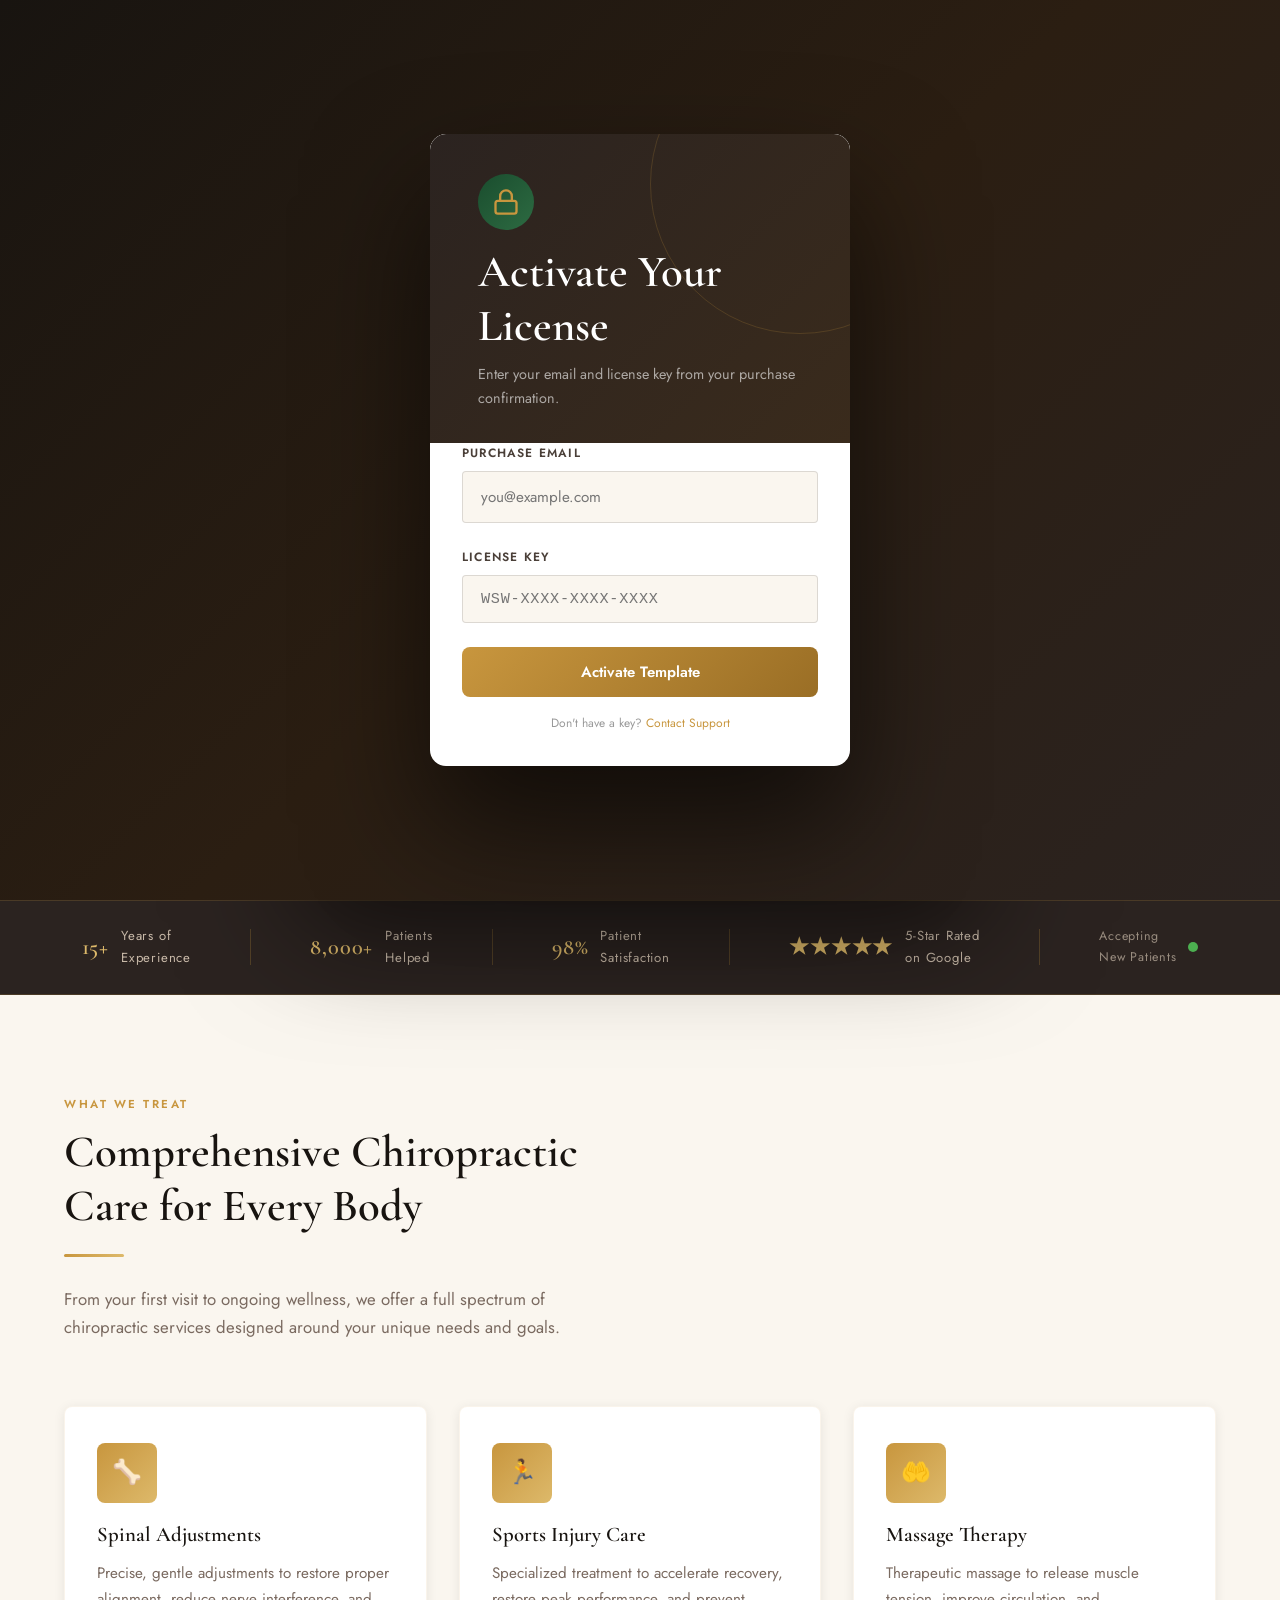
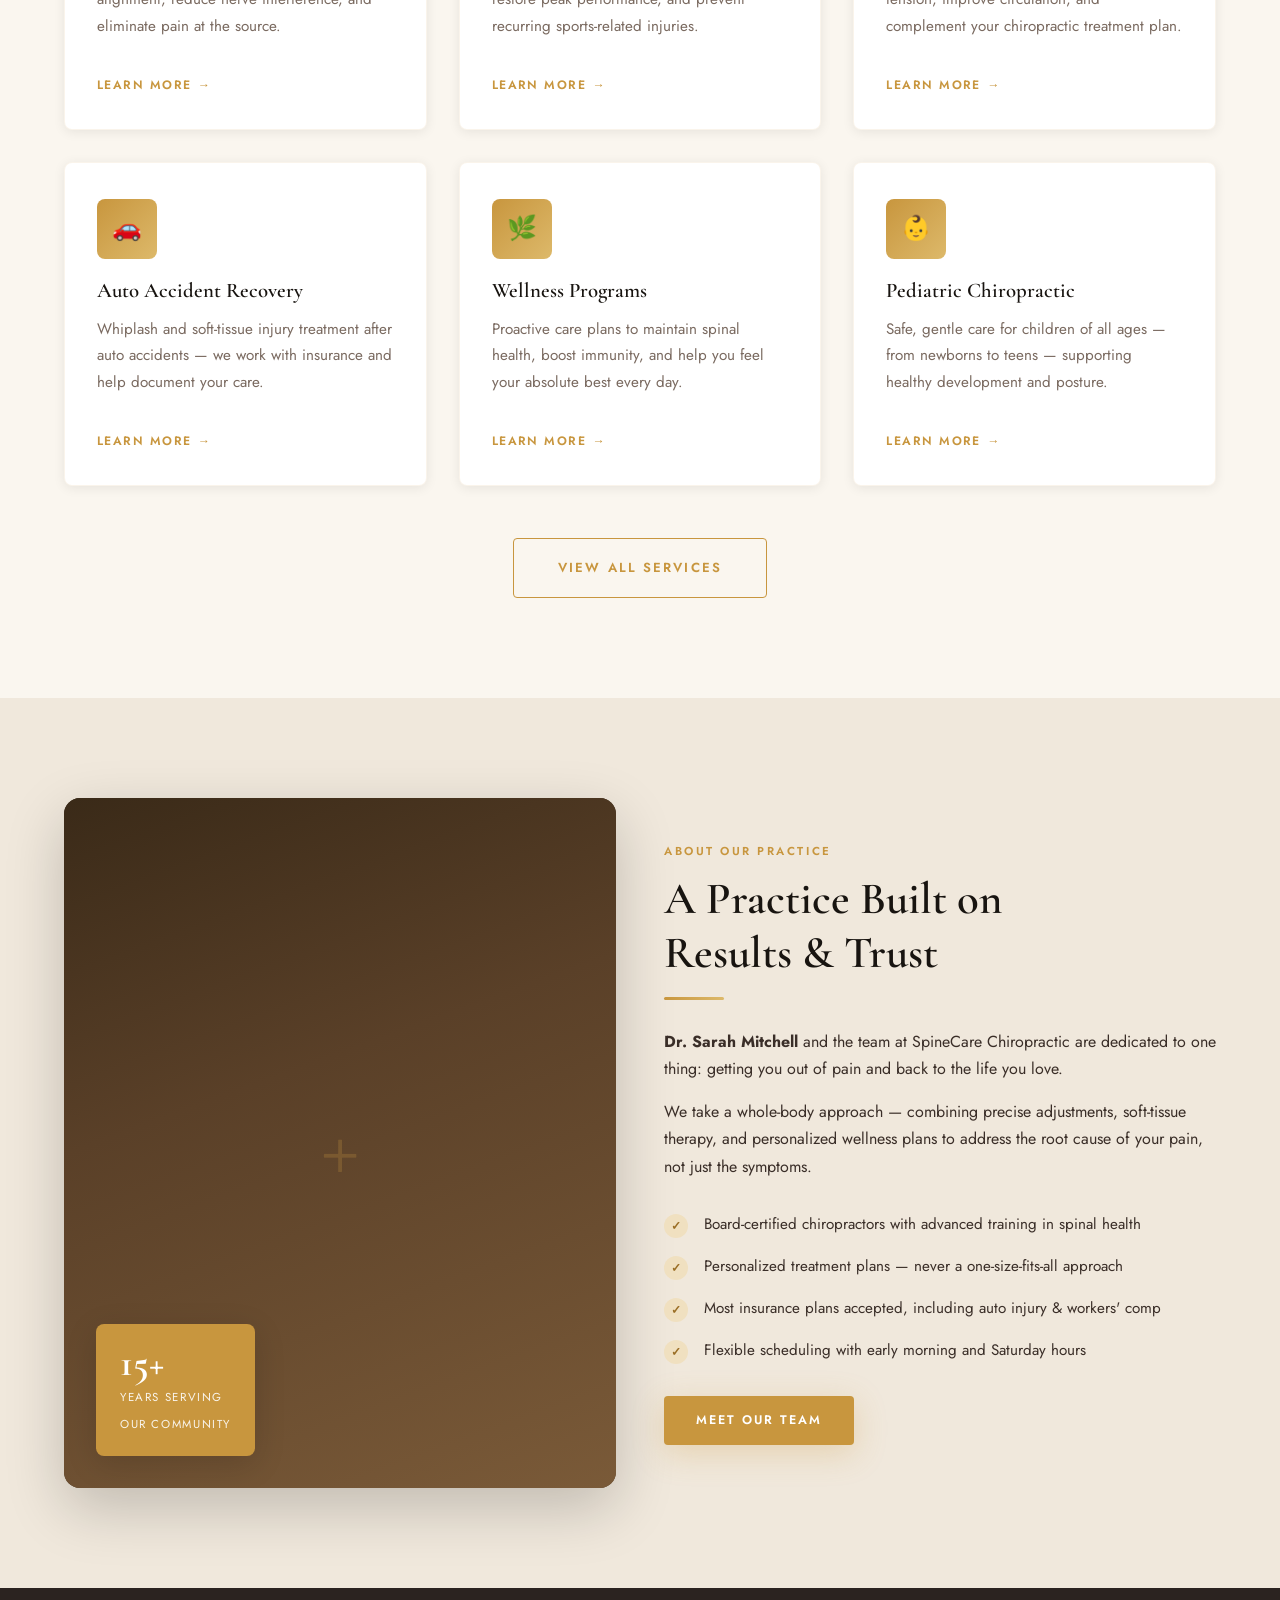
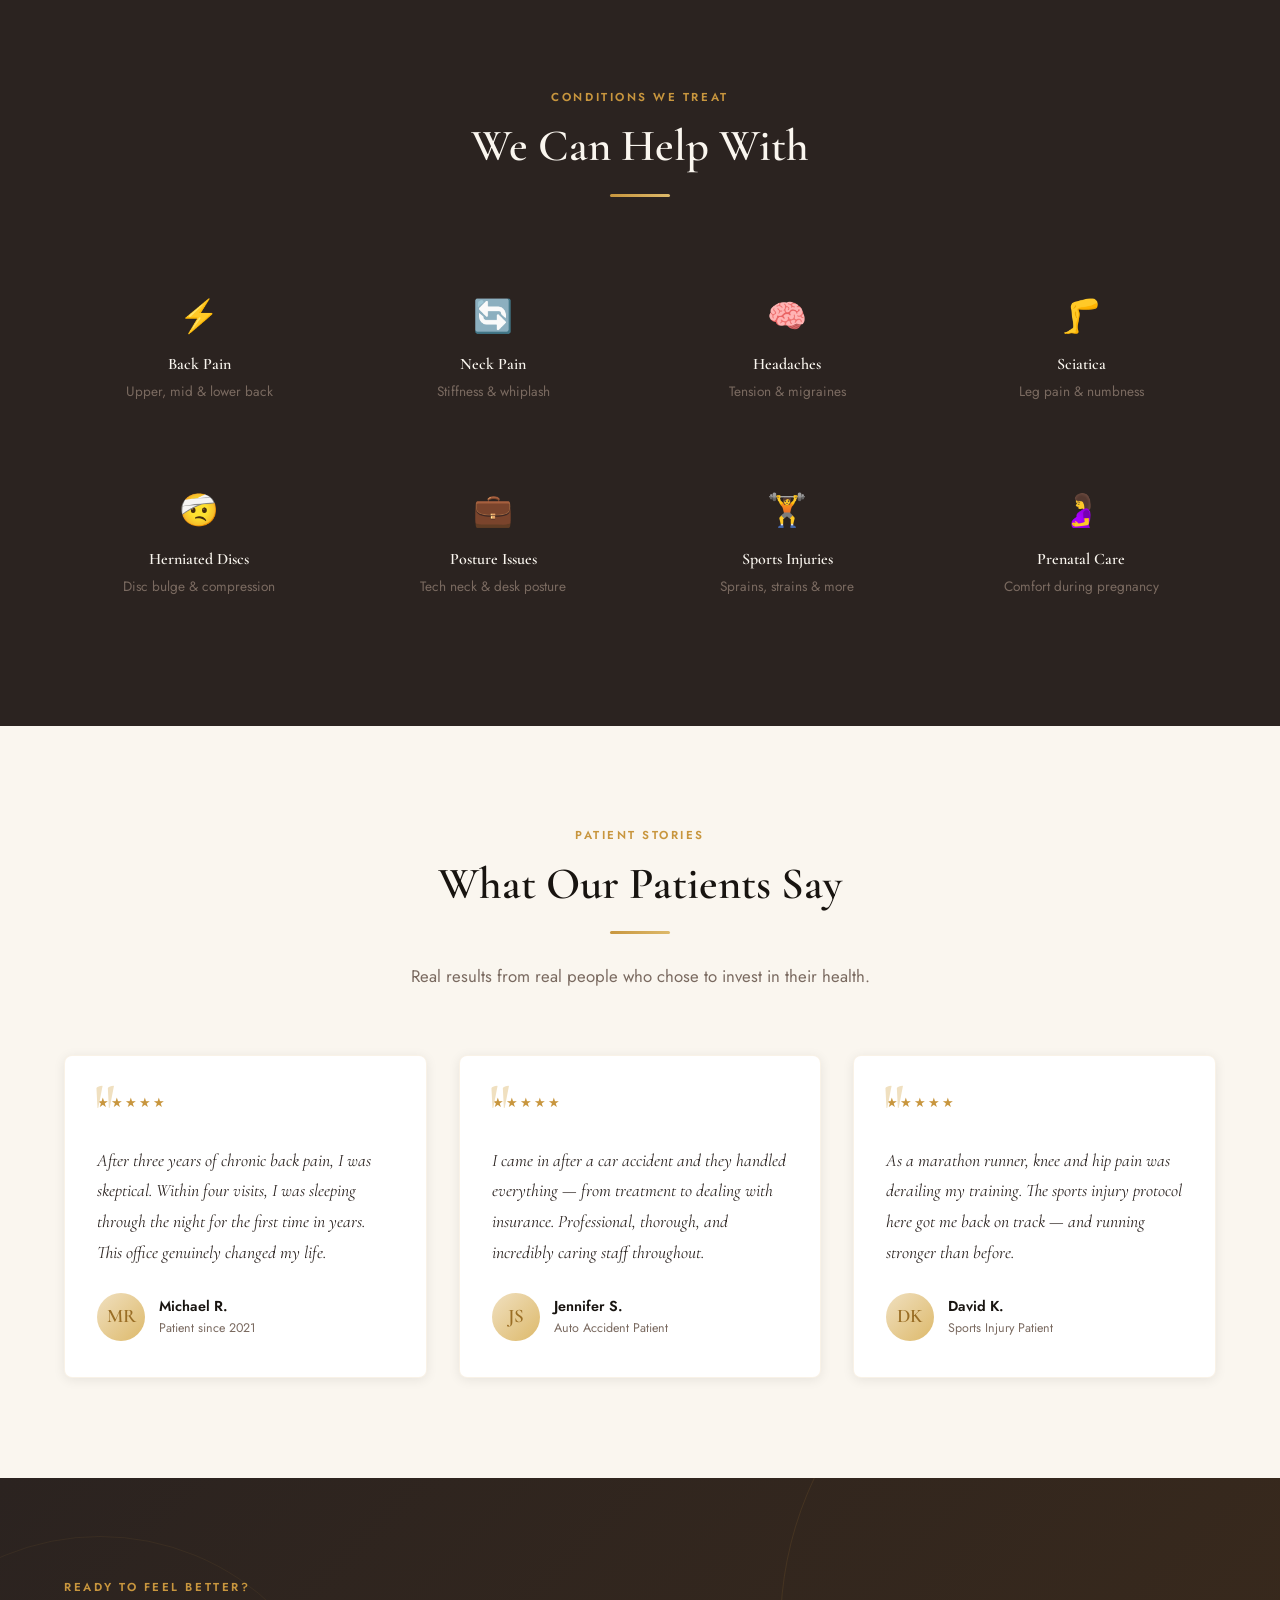
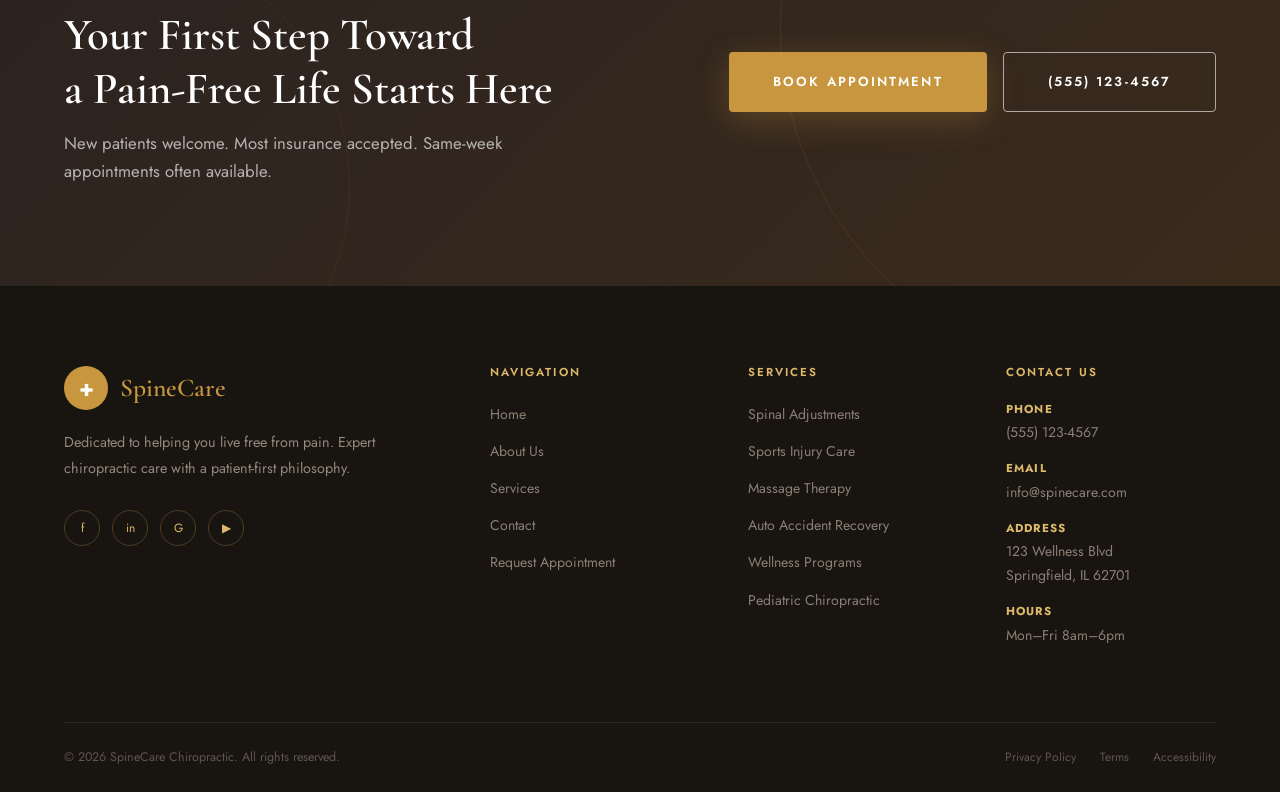
<file: index.html>
<!DOCTYPE html>
<html lang="en">
<head>
  <meta charset="UTF-8">
  <meta name="viewport" content="width=device-width, initial-scale=1.0">
  <title>SpineCare Chiropractic — Home</title>
  <meta name="description" content="Expert chiropractic care. Schedule your appointment today.">
  <link rel="preconnect" href="https://fonts.googleapis.com">
  <link href="https://fonts.googleapis.com/css2?family=Cormorant+Garamond:ital,wght@0,300;0,400;0,600;0,700;1,300;1,400&family=Jost:wght@300;400;500;600&display=swap" rel="stylesheet">
  <link rel="stylesheet" href="css/style.css">
</head>
<body>

<!-- ADMIN PANEL -->
<div id="adminOverlay" style="display:none;position:fixed;inset:0;z-index:9999;background:rgba(0,0,0,0.6);backdrop-filter:blur(4px);" onclick="if(event.target===this)this.style.display='none'">
  <div style="position:fixed;bottom:0;left:0;right:0;height:70vh;background:#1a1814;border-radius:20px 20px 0 0;box-shadow:0 -8px 40px rgba(0,0,0,0.4);display:flex;flex-direction:column;overflow:hidden;">
    <div onclick="document.getElementById('adminOverlay').style.display='none'" style="padding:12px 0 8px;cursor:pointer;display:flex;justify-content:center;">
      <div style="width:40px;height:4px;border-radius:2px;background:#444;"></div>
    </div>
    <div style="padding:0 24px;display:flex;gap:8px;border-bottom:1px solid rgba(255,255,255,0.08);padding-bottom:12px;flex-wrap:wrap;" id="adminTabs">
      <button class="admin-tab active" data-tab="practice" style="padding:8px 16px;border-radius:20px;border:none;cursor:pointer;font-size:13px;font-weight:600;background:var(--gold);color:#fff;">Practice</button>
      <button class="admin-tab" data-tab="branding" style="padding:8px 16px;border-radius:20px;border:1px solid rgba(255,255,255,0.1);cursor:pointer;font-size:13px;font-weight:600;background:transparent;color:#aaa;">Branding</button>
      <button class="admin-tab" data-tab="content" style="padding:8px 16px;border-radius:20px;border:1px solid rgba(255,255,255,0.1);cursor:pointer;font-size:13px;font-weight:600;background:transparent;color:#aaa;">Content</button>
      <button class="admin-tab" data-tab="seo" style="padding:8px 16px;border-radius:20px;border:1px solid rgba(255,255,255,0.1);cursor:pointer;font-size:13px;font-weight:600;background:transparent;color:#aaa;">SEO</button>
    </div>
    <div style="flex:1;overflow-y:auto;padding:24px;" id="adminContent">
      <!-- Practice tab -->
      <div class="admin-panel" data-panel="practice">
        <h3 style="color:#fff;font-family:var(--heading);margin-bottom:16px;">Practice Information</h3>
        <div class="admin-field"><label>Practice Name</label><input type="text" id="admin-practiceName" /></div>
        <div class="admin-field"><label>Doctor Name</label><input type="text" id="admin-doctorName" /></div>
        <div class="admin-field"><label>Tagline</label><input type="text" id="admin-tagline" /></div>
        <div class="admin-field"><label>Phone</label><input type="tel" id="admin-phone" /></div>
        <div class="admin-field"><label>Email</label><input type="email" id="admin-email" /></div>
        <div class="admin-field"><label>Address</label><input type="text" id="admin-address" /></div>
        <div class="admin-field"><label>City, State & ZIP</label><input type="text" id="admin-city" /></div>
        <div class="admin-field"><label>Office Hours</label><input type="text" id="admin-hours" /></div>
        <div class="admin-field"><label>Years in Practice</label><input type="text" id="admin-yearsExp" /></div>
        <div class="admin-field"><label>Patients Helped</label><input type="text" id="admin-patientsHelped" /></div>
        <div class="admin-field"><label>Logo Initials</label><input type="text" id="admin-logoInitials" maxlength="3" /></div>
        <div class="admin-field">
          <label style="display:flex;align-items:center;gap:8px;cursor:pointer;"><input type="checkbox" id="admin-showNameWithLogo" style="accent-color:var(--gold);width:16px;height:16px;" /> Show practice name next to logo</label>
        </div>
      </div>
      <!-- Branding tab -->
      <div class="admin-panel" data-panel="branding" style="display:none;">
        <h3 style="color:#fff;font-family:var(--heading);margin-bottom:16px;">Branding & Colors</h3>
        <div class="admin-field"><label>Brand / Accent Color</label><input type="color" id="admin-brandColor" style="width:60px;height:36px;border:none;cursor:pointer;border-radius:8px;" /></div>
        <div class="admin-field"><label>Logo Image URL</label><input type="text" id="admin-logoUrl" placeholder="https://..." /></div>
        <div class="admin-field"><label>Hero Background Image URL</label><input type="text" id="admin-heroImageUrl" placeholder="https://..." /></div>
      </div>
      <!-- Content tab -->
      <div class="admin-panel" data-panel="content" style="display:none;">
        <h3 style="color:#fff;font-family:var(--heading);margin-bottom:16px;">Hero Content</h3>
        <div class="admin-field"><label>Hero Headline (HTML allowed)</label><textarea id="admin-heroHeadline" rows="2" style="font-family:inherit;"></textarea></div>
        <div class="admin-field"><label>Hero Description</label><textarea id="admin-heroSub" rows="3" style="font-family:inherit;"></textarea></div>
        <div class="admin-field"><label>Appointment URL</label><input type="text" id="admin-appointmentUrl" placeholder="https://booking.example.com" /></div>
      </div>
      <!-- SEO tab -->
      <div class="admin-panel" data-panel="seo" style="display:none;">
        <h3 style="color:#fff;font-family:var(--heading);margin-bottom:16px;">SEO Settings</h3>
        <div class="admin-field"><label>Page Title Override</label><input type="text" id="admin-pageTitle" placeholder="Practice Name — Chiropractic Care" /></div>
        <div class="admin-field"><label>Meta Description</label><textarea id="admin-metaDescription" rows="3" maxlength="160" style="font-family:inherit;"></textarea></div>
      </div>
      <!-- Save button -->
      <div style="margin-top:24px;display:flex;gap:12px;">
        <button id="adminSaveBtn" style="flex:1;padding:14px;background:linear-gradient(135deg,var(--gold),var(--gold-dark,#a67530));color:#fff;border:none;border-radius:10px;font-size:15px;font-weight:600;cursor:pointer;">Save & Apply</button>
        <button onclick="document.getElementById('adminOverlay').style.display='none'" style="padding:14px 24px;background:transparent;border:1px solid rgba(255,255,255,0.15);color:#aaa;border-radius:10px;font-size:14px;cursor:pointer;">Close</button>
      </div>
    </div>
  </div>
</div>

<!-- LICENSE GATE -->
<div id="licenseOverlay" class="setup-overlay" style="z-index:10001;">
  <div class="setup-card" style="max-width:420px;">
    <div class="setup-header">
      <div style="width:56px;height:56px;background:linear-gradient(135deg,#1a4d2e,#2d6b42);border-radius:50%;display:flex;align-items:center;justify-content:center;margin-bottom:16px;">
        <svg viewBox="0 0 24 24" fill="none" stroke="#C8963E" stroke-width="2" width="28" height="28"><rect x="3" y="11" width="18" height="11" rx="2" ry="2"/><path d="M7 11V7a5 5 0 0 1 10 0v4"/></svg>
      </div>
      <h2>Activate Your License</h2>
      <p>Enter your email and license key from your purchase confirmation.</p>
    </div>
    <div style="padding:0 32px 32px;">
      <div class="form-group">
        <label>Purchase Email</label>
        <input type="email" id="licenseEmail" placeholder="you@example.com" />
      </div>
      <div class="form-group">
        <label>License Key</label>
        <input type="text" id="licenseKey" placeholder="WSW-XXXX-XXXX-XXXX" style="font-family:monospace;letter-spacing:0.05em;text-transform:uppercase;" maxlength="19" />
      </div>
      <p id="licenseError" style="color:#c0392b;font-size:13px;margin-bottom:12px;display:none;"></p>
      <button id="licenseActivateBtn" style="width:100%;padding:14px;background:linear-gradient(135deg,var(--gold),var(--gold-dark,#a67530));color:#fff;border:none;border-radius:8px;font-size:15px;font-weight:600;cursor:pointer;">Activate Template</button>
      <p style="text-align:center;margin-top:16px;font-size:12px;color:#999;">Don't have a key? <a href="mailto:support@wellspringweb.com" style="color:var(--gold);">Contact Support</a></p>
    </div>
  </div>
</div>

<!-- SETUP WIZARD -->
<div id="setupOverlay" class="setup-overlay">
  <div class="setup-card">
    <div class="setup-header">
      <div style="width:48px;height:48px;background:var(--gold);border-radius:50%;display:flex;align-items:center;justify-content:center;margin-bottom:18px;font-size:1.5rem;color:#fff;font-weight:700;">+</div>
      <h2>Welcome to ChiroElite Pro</h2>
      <p>Personalize your chiropractic website in under 2 minutes — no database, no coding.</p>
    </div>
    <div class="setup-steps">
      <div class="setup-step-indicator active"></div>
      <div class="setup-step-indicator"></div>
      <div class="setup-step-indicator"></div>
      <div class="setup-step-indicator"></div>
    </div>
    <div class="setup-body">
      <!-- Step 1 -->
      <div class="setup-step active" data-step="1">
        <h3>Your Practice</h3>
        <p class="step-sub">Basic information about your chiropractic practice.</p>
        <div class="form-group">
          <label for="setupPracticeName">Practice Name *</label>
          <input type="text" id="setupPracticeName" placeholder="e.g. SpineCare Chiropractic" />
        </div>
        <div class="form-group">
          <label for="setupDoctorName">Doctor / Owner Name *</label>
          <input type="text" id="setupDoctorName" placeholder="e.g. Dr. Sarah Mitchell, D.C." />
        </div>
        <div class="form-group">
          <label for="setupTagline">Your Tagline</label>
          <input type="text" id="setupTagline" placeholder="e.g. Live Without Limits" />
        </div>
        <div class="form-group">
          <label for="setupInitials">Logo Initials (2–3 letters)</label>
          <input type="text" id="setupInitials" placeholder="e.g. SC" maxlength="3" />
        </div>
      </div>
      <!-- Step 2 -->
      <div class="setup-step" data-step="2">
        <h3>Contact Details</h3>
        <p class="step-sub">How can patients reach you?</p>
        <div class="form-group">
          <label for="setupPhone">Phone Number</label>
          <input type="tel" id="setupPhone" placeholder="(555) 123-4567" />
        </div>
        <div class="form-group">
          <label for="setupEmail">Email Address</label>
          <input type="email" id="setupEmail" placeholder="info@yourpractice.com" />
        </div>
        <div class="form-group">
          <label for="setupAddress">Street Address</label>
          <input type="text" id="setupAddress" placeholder="123 Wellness Blvd, Suite 200" />
        </div>
        <div class="form-group">
          <label for="setupCity">City, State &amp; ZIP</label>
          <input type="text" id="setupCity" placeholder="Springfield, IL 62701" />
        </div>
        <div class="form-group">
          <label for="setupHours">Office Hours</label>
          <input type="text" id="setupHours" placeholder="Mon–Fri 8am–6pm | Sat 9am–2pm" />
        </div>
      </div>
      <!-- Step 3 -->
      <div class="setup-step" data-step="3">
        <h3>Your Achievements</h3>
        <p class="step-sub">Displayed in the trust bar — builds instant credibility.</p>
        <div class="form-group">
          <label for="setupYearsExp">Years in Practice</label>
          <input type="text" id="setupYearsExp" placeholder="e.g. 15+" />
        </div>
        <div class="form-group">
          <label for="setupPatients">Patients Helped</label>
          <input type="text" id="setupPatients" placeholder="e.g. 8,000+" />
        </div>
        <div style="background:rgba(200,150,62,0.08);padding:16px;border-radius:8px;border-left:3px solid var(--gold);">
          <p style="font-size:0.85rem;color:var(--text-muted);margin:0;">💡 Real numbers — even modest ones — dramatically increase patient trust and conversion.</p>
        </div>
      </div>
      <!-- Step 4 -->
      <div class="setup-step" data-step="4">
        <h3>Brand Color</h3>
        <p class="step-sub">Your accent color — applied site-wide instantly.</p>
        <input type="hidden" id="brandColor" value="#C8963E" />
        <div class="color-swatches">
          <div class="swatch selected" data-color="#C8963E" style="background:#C8963E;" title="Classic Gold"></div>
          <div class="swatch" data-color="#2E7D9A" style="background:#2E7D9A;" title="Ocean Blue"></div>
          <div class="swatch" data-color="#3A7D44" style="background:#3A7D44;" title="Forest Green"></div>
          <div class="swatch" data-color="#7B3FA0" style="background:#7B3FA0;" title="Royal Purple"></div>
          <div class="swatch" data-color="#C0392B" style="background:#C0392B;" title="Deep Red"></div>
          <div class="swatch" data-color="#1A5276" style="background:#1A5276;" title="Navy Blue"></div>
          <div class="swatch" data-color="#B7770D" style="background:#B7770D;" title="Amber"></div>
          <div class="swatch" data-color="#2C3E50" style="background:#2C3E50;" title="Slate"></div>
        </div>
        <div class="swatch-custom">
          <label for="customColorPicker" style="text-transform:none;letter-spacing:0;font-weight:400;margin:0;">Custom color:</label>
          <input type="color" id="customColorPicker" value="#C8963E" />
        </div>
        <div style="margin-top:28px;padding:20px;background:var(--cream);border-radius:8px;">
          <p style="font-size:0.82rem;color:var(--text-muted);margin:0;">🎉 <strong>You're ready!</strong> Click <em>Launch My Site</em> to go live. Use the ⚙ gear icon anytime to update your settings.</p>
        </div>
      </div>
      <!-- Wizard nav -->
      <div class="setup-footer">
        <span class="step-count" id="stepCount">Step 1 of 4</span>
        <div style="display:flex;gap:12px;">
          <button id="setupBack" class="btn btn--outline btn--sm" style="visibility:hidden;">← Back</button>
          <button id="setupNext" class="btn btn--primary">Next →</button>
        </div>
      </div>
    </div>
  </div>
</div>

<!-- HEADER -->
<header class="site-header" id="siteHeader">
  <div class="header-inner">
    <a href="index.html" class="site-logo">
      <div class="logo-icon"></div>
      <span class="logo-text"><span data-field="practiceName">SpineCare</span></span>
    </a>
    <div class="header-contact">
      <span class="header-phone">CALL: <strong><a data-field="phone" href="tel:5551234567">(555) 123-4567</a></strong></span>
    </div>
    <nav class="main-nav">
      <ul class="nav-links">
        <li><a href="index.html" class="active">Home</a></li>
        <li><a href="about.html">About Us</a></li>
        <li><a href="services.html">Services</a></li>
        <li><a href="contact.html">Contact</a></li>
      </ul>
      <button class="btn btn--primary btn--sm" style="margin-left:28px;" data-open-modal="appointment">Request Appointment</button>
    </nav>
    <button class="nav-toggle" aria-label="Open menu"><span></span><span></span><span></span></button>
  </div>
</header>
<nav class="mobile-menu" id="mobileMenu">
  <a href="index.html">Home</a>
  <a href="about.html">About Us</a>
  <a href="services.html">Services</a>
  <a href="contact.html">Contact</a>
  <button class="btn btn--primary" data-open-modal="appointment" style="margin-top:24px;align-self:flex-start;">Request Appointment</button>
</nav>


<!-- ===================== HERO ===================== -->
<section class="hero">
  <div class="hero-bg"></div>
  <!-- Decorative spine graphic -->
  <svg style="position:absolute;right:5%;top:50%;transform:translateY(-50%);opacity:0.06;z-index:1;" width="300" height="600" viewBox="0 0 300 600" fill="none" xmlns="http://www.w3.org/2000/svg">
    <rect x="130" y="0" width="40" height="600" rx="20" fill="#C8963E"/>
    <rect x="80" y="60" width="140" height="36" rx="18" fill="#C8963E"/>
    <rect x="80" y="120" width="140" height="36" rx="18" fill="#C8963E"/>
    <rect x="80" y="180" width="140" height="36" rx="18" fill="#C8963E"/>
    <rect x="80" y="240" width="140" height="36" rx="18" fill="#C8963E"/>
    <rect x="80" y="300" width="140" height="36" rx="18" fill="#C8963E"/>
    <rect x="80" y="360" width="140" height="36" rx="18" fill="#C8963E"/>
    <rect x="80" y="420" width="140" height="36" rx="18" fill="#C8963E"/>
    <rect x="80" y="480" width="140" height="36" rx="18" fill="#C8963E"/>
    <rect x="80" y="540" width="140" height="36" rx="18" fill="#C8963E"/>
  </svg>

  <div class="container">
    <div class="hero-content">
      <div class="hero-diagonal">
        <span></span><span></span><span></span><span></span><span></span><span></span>
      </div>
      <h1 data-html="heroHeadline">Restore Your Health,<br><strong>Reclaim Your Life</strong></h1>
      <p class="hero-sub" data-html="heroSub">Expert chiropractic care tailored to your body. From acute pain relief to long-term wellness — your partner in living pain-free.</p>
      <div class="hero-actions">
        <button class="btn btn--primary btn--lg" data-open-modal="appointment">
          Request an Appointment
        </button>
        <a href="services.html" class="btn btn--outline-white btn--lg">Our Services</a>
      </div>
    </div>
  </div>

  <div class="scroll-hint">
    <div class="scroll-mouse"></div>
    <span>Scroll</span>
  </div>
</section>


<!-- ===================== TRUST BAR ===================== -->
<div class="trust-bar">
  <div class="container">
    <div class="trust-bar-inner">
      <div class="trust-item">
        <strong data-field="yearsExp">15+</strong>
        <span>Years of<br>Experience</span>
      </div>
      <div class="trust-divider"></div>
      <div class="trust-item">
        <strong data-field="patientsHelped">8,000+</strong>
        <span>Patients<br>Helped</span>
      </div>
      <div class="trust-divider"></div>
      <div class="trust-item">
        <strong data-field="satisfaction">98%</strong>
        <span>Patient<br>Satisfaction</span>
      </div>
      <div class="trust-divider"></div>
      <div class="trust-item">
        <strong>★★★★★</strong>
        <span>5-Star Rated<br>on Google</span>
      </div>
      <div class="trust-divider"></div>
      <div class="trust-item">
        <span style="font-size:0.78rem;letter-spacing:0.06em;color:rgba(200,185,168,0.7);">Accepting<br>New Patients</span>
        <span style="width:10px;height:10px;background:#4CAF50;border-radius:50%;display:inline-block;animation:pulse 2s infinite;"></span>
      </div>
    </div>
  </div>
</div>
<style>
@keyframes pulse{0%,100%{box-shadow:0 0 0 0 rgba(76,175,80,0.5)}50%{box-shadow:0 0 0 6px rgba(76,175,80,0)}}
</style>


<!-- ===================== SERVICES OVERVIEW ===================== -->
<section class="section">
  <div class="container">
    <div class="section-header reveal">
      <span class="eyebrow">What We Treat</span>
      <h2>Comprehensive Chiropractic<br>Care for Every Body</h2>
      <div class="gold-line"></div>
      <p>From your first visit to ongoing wellness, we offer a full spectrum of chiropractic services designed around your unique needs and goals.</p>
    </div>

    <div class="grid-3">
      <div class="service-card reveal reveal-delay-1">
        <div class="service-card-body">
          <div class="service-card-icon">🦴</div>
          <h3>Spinal Adjustments</h3>
          <p>Precise, gentle adjustments to restore proper alignment, reduce nerve interference, and eliminate pain at the source.</p>
          <a href="services.html" class="service-card-link">Learn More</a>
        </div>
      </div>
      <div class="service-card reveal reveal-delay-2">
        <div class="service-card-body">
          <div class="service-card-icon">🏃</div>
          <h3>Sports Injury Care</h3>
          <p>Specialized treatment to accelerate recovery, restore peak performance, and prevent recurring sports-related injuries.</p>
          <a href="services.html" class="service-card-link">Learn More</a>
        </div>
      </div>
      <div class="service-card reveal reveal-delay-3">
        <div class="service-card-body">
          <div class="service-card-icon">🤲</div>
          <h3>Massage Therapy</h3>
          <p>Therapeutic massage to release muscle tension, improve circulation, and complement your chiropractic treatment plan.</p>
          <a href="services.html" class="service-card-link">Learn More</a>
        </div>
      </div>
      <div class="service-card reveal reveal-delay-1">
        <div class="service-card-body">
          <div class="service-card-icon">🚗</div>
          <h3>Auto Accident Recovery</h3>
          <p>Whiplash and soft-tissue injury treatment after auto accidents — we work with insurance and help document your care.</p>
          <a href="services.html" class="service-card-link">Learn More</a>
        </div>
      </div>
      <div class="service-card reveal reveal-delay-2">
        <div class="service-card-body">
          <div class="service-card-icon">🌿</div>
          <h3>Wellness Programs</h3>
          <p>Proactive care plans to maintain spinal health, boost immunity, and help you feel your absolute best every day.</p>
          <a href="services.html" class="service-card-link">Learn More</a>
        </div>
      </div>
      <div class="service-card reveal reveal-delay-3">
        <div class="service-card-body">
          <div class="service-card-icon">👶</div>
          <h3>Pediatric Chiropractic</h3>
          <p>Safe, gentle care for children of all ages — from newborns to teens — supporting healthy development and posture.</p>
          <a href="services.html" class="service-card-link">Learn More</a>
        </div>
      </div>
    </div>

    <div style="text-align:center;margin-top:52px;" class="reveal">
      <a href="services.html" class="btn btn--outline btn--lg">View All Services</a>
    </div>
  </div>
</section>


<!-- ===================== ABOUT SPLIT ===================== -->
<section class="section section--cream-dark">
  <div class="container">
    <div class="grid-2">
      <div class="split-image reveal">
        <!-- Replace src with actual doctor photo -->
        <div style="width:100%;height:100%;min-height:480px;background:linear-gradient(160deg,#3A2A18 0%,#5A4028 40%,#7A5A38 100%);display:flex;align-items:center;justify-content:center;font-family:var(--font-display);font-size:6rem;color:rgba(200,150,62,0.25);">+</div>
        <div class="split-image-badge">
          <strong data-field="yearsExp">15+</strong>
          <span>Years Serving<br>Our Community</span>
        </div>
      </div>
      <div class="split-content reveal reveal-delay-2">
        <span class="eyebrow">About Our Practice</span>
        <h2>A Practice Built on<br>Results &amp; Trust</h2>
        <div class="gold-line"></div>
        <p><strong data-field="doctorName">Dr. Sarah Mitchell</strong> and the team at <span data-field="practiceName">SpineCare Chiropractic</span> are dedicated to one thing: getting you out of pain and back to the life you love.</p>
        <p>We take a whole-body approach — combining precise adjustments, soft-tissue therapy, and personalized wellness plans to address the root cause of your pain, not just the symptoms.</p>

        <div class="feature-list">
          <div class="feature-item">
            <div class="feature-check">✓</div>
            <p>Board-certified chiropractors with advanced training in spinal health</p>
          </div>
          <div class="feature-item">
            <div class="feature-check">✓</div>
            <p>Personalized treatment plans — never a one-size-fits-all approach</p>
          </div>
          <div class="feature-item">
            <div class="feature-check">✓</div>
            <p>Most insurance plans accepted, including auto injury &amp; workers' comp</p>
          </div>
          <div class="feature-item">
            <div class="feature-check">✓</div>
            <p>Flexible scheduling with early morning and Saturday hours</p>
          </div>
        </div>
        <a href="about.html" class="btn btn--primary">Meet Our Team</a>
      </div>
    </div>
  </div>
</section>


<!-- ===================== CONDITIONS WE TREAT ===================== -->
<section class="section section--dark">
  <div class="container">
    <div class="section-header centered reveal">
      <span class="eyebrow">Conditions We Treat</span>
      <h2>We Can Help With</h2>
      <div class="gold-line centered"></div>
    </div>

    <div class="grid-4 reveal">
      <div style="text-align:center;padding:28px 20px;">
        <div style="font-size:2rem;margin-bottom:12px;">⚡</div>
        <h4 style="color:var(--cream);font-size:1rem;margin-bottom:6px;">Back Pain</h4>
        <p style="font-size:0.85rem;color:var(--text-muted);">Upper, mid &amp; lower back</p>
      </div>
      <div style="text-align:center;padding:28px 20px;">
        <div style="font-size:2rem;margin-bottom:12px;">🔄</div>
        <h4 style="color:var(--cream);font-size:1rem;margin-bottom:6px;">Neck Pain</h4>
        <p style="font-size:0.85rem;color:var(--text-muted);">Stiffness &amp; whiplash</p>
      </div>
      <div style="text-align:center;padding:28px 20px;">
        <div style="font-size:2rem;margin-bottom:12px;">🧠</div>
        <h4 style="color:var(--cream);font-size:1rem;margin-bottom:6px;">Headaches</h4>
        <p style="font-size:0.85rem;color:var(--text-muted);">Tension &amp; migraines</p>
      </div>
      <div style="text-align:center;padding:28px 20px;">
        <div style="font-size:2rem;margin-bottom:12px;">🦵</div>
        <h4 style="color:var(--cream);font-size:1rem;margin-bottom:6px;">Sciatica</h4>
        <p style="font-size:0.85rem;color:var(--text-muted);">Leg pain &amp; numbness</p>
      </div>
      <div style="text-align:center;padding:28px 20px;">
        <div style="font-size:2rem;margin-bottom:12px;">🤕</div>
        <h4 style="color:var(--cream);font-size:1rem;margin-bottom:6px;">Herniated Discs</h4>
        <p style="font-size:0.85rem;color:var(--text-muted);">Disc bulge &amp; compression</p>
      </div>
      <div style="text-align:center;padding:28px 20px;">
        <div style="font-size:2rem;margin-bottom:12px;">💼</div>
        <h4 style="color:var(--cream);font-size:1rem;margin-bottom:6px;">Posture Issues</h4>
        <p style="font-size:0.85rem;color:var(--text-muted);">Tech neck &amp; desk posture</p>
      </div>
      <div style="text-align:center;padding:28px 20px;">
        <div style="font-size:2rem;margin-bottom:12px;">🏋️</div>
        <h4 style="color:var(--cream);font-size:1rem;margin-bottom:6px;">Sports Injuries</h4>
        <p style="font-size:0.85rem;color:var(--text-muted);">Sprains, strains &amp; more</p>
      </div>
      <div style="text-align:center;padding:28px 20px;">
        <div style="font-size:2rem;margin-bottom:12px;">🤰</div>
        <h4 style="color:var(--cream);font-size:1rem;margin-bottom:6px;">Prenatal Care</h4>
        <p style="font-size:0.85rem;color:var(--text-muted);">Comfort during pregnancy</p>
      </div>
    </div>
  </div>
</section>


<!-- ===================== TESTIMONIALS ===================== -->
<section class="section">
  <div class="container">
    <div class="section-header centered reveal">
      <span class="eyebrow">Patient Stories</span>
      <h2>What Our Patients Say</h2>
      <div class="gold-line centered"></div>
      <p>Real results from real people who chose to invest in their health.</p>
    </div>

    <div class="grid-3">
      <div class="testimonial-card reveal reveal-delay-1">
        <div class="star-rating">★★★★★</div>
        <p class="testimonial-text">After three years of chronic back pain, I was skeptical. Within four visits, I was sleeping through the night for the first time in years. This office genuinely changed my life.</p>
        <div class="testimonial-author">
          <div class="author-avatar">MR</div>
          <div>
            <div class="author-name">Michael R.</div>
            <div class="author-sub">Patient since 2021</div>
          </div>
        </div>
      </div>
      <div class="testimonial-card reveal reveal-delay-2">
        <div class="star-rating">★★★★★</div>
        <p class="testimonial-text">I came in after a car accident and they handled everything — from treatment to dealing with insurance. Professional, thorough, and incredibly caring staff throughout.</p>
        <div class="testimonial-author">
          <div class="author-avatar">JS</div>
          <div>
            <div class="author-name">Jennifer S.</div>
            <div class="author-sub">Auto Accident Patient</div>
          </div>
        </div>
      </div>
      <div class="testimonial-card reveal reveal-delay-3">
        <div class="star-rating">★★★★★</div>
        <p class="testimonial-text">As a marathon runner, knee and hip pain was derailing my training. The sports injury protocol here got me back on track — and running stronger than before.</p>
        <div class="testimonial-author">
          <div class="author-avatar">DK</div>
          <div>
            <div class="author-name">David K.</div>
            <div class="author-sub">Sports Injury Patient</div>
          </div>
        </div>
      </div>
    </div>
  </div>
</section>


<!-- ===================== CTA BANNER ===================== -->
<section class="section cta-banner">
  <div class="container">
    <div class="cta-banner-inner reveal">
      <div>
        <span class="eyebrow">Ready to Feel Better?</span>
        <h2>Your First Step Toward<br>a Pain-Free Life Starts Here</h2>
        <p>New patients welcome. Most insurance accepted. Same-week appointments often available.</p>
      </div>
      <div class="cta-banner-actions">
        <button class="btn btn--primary btn--lg" data-open-modal="appointment">Book Appointment</button>
        <a class="btn btn--outline-white btn--lg" data-field="phone" href="tel:5551234567">(555) 123-4567</a>
      </div>
    </div>
  </div>
</section>


<!-- ===================== FOOTER ===================== -->
<footer class="site-footer">
  <div class="container">
    <div class="footer-grid">
      <div class="footer-brand">
        <a href="index.html" class="site-logo" style="margin-bottom:0;">
          <div class="logo-icon"></div>
          <span class="logo-text"><span data-field="practiceName">SpineCare</span></span>
        </a>
        <p>Dedicated to helping you live free from pain. Expert chiropractic care with a patient-first philosophy.</p>
        <div class="social-links">
          <a href="#" aria-label="Facebook">f</a>
          <a href="#" aria-label="Instagram">in</a>
          <a href="#" aria-label="Google">G</a>
          <a href="#" aria-label="YouTube">▶</a>
        </div>
      </div>
      <div class="footer-col">
        <h4>Navigation</h4>
        <ul>
          <li><a href="index.html">Home</a></li>
          <li><a href="about.html">About Us</a></li>
          <li><a href="services.html">Services</a></li>
          <li><a href="contact.html">Contact</a></li>
          <li><a href="#" data-open-modal="appointment">Request Appointment</a></li>
        </ul>
      </div>
      <div class="footer-col">
        <h4>Services</h4>
        <ul>
          <li><a href="services.html">Spinal Adjustments</a></li>
          <li><a href="services.html">Sports Injury Care</a></li>
          <li><a href="services.html">Massage Therapy</a></li>
          <li><a href="services.html">Auto Accident Recovery</a></li>
          <li><a href="services.html">Wellness Programs</a></li>
          <li><a href="services.html">Pediatric Chiropractic</a></li>
        </ul>
      </div>
      <div class="footer-col">
        <h4>Contact Us</h4>
        <div class="footer-contact-item"><div><strong>Phone</strong><a data-field="phone" href="tel:5551234567">(555) 123-4567</a></div></div>
        <div class="footer-contact-item"><div><strong>Email</strong><a data-field="email" href="#">info@spinecare.com</a></div></div>
        <div class="footer-contact-item"><div><strong>Address</strong><span data-field="address">123 Wellness Blvd</span><br><span data-field="city">Springfield, IL 62701</span></div></div>
        <div class="footer-contact-item"><div><strong>Hours</strong><span data-field="hours">Mon–Fri 8am–6pm</span></div></div>
      </div>
    </div>
  </div>
  <div class="container">
    <div class="footer-bottom">
      <p>© <span id="footerYear"></span> <span data-field="practiceName">SpineCare Chiropractic</span>. All rights reserved.</p>
      <div class="footer-links"><a href="#">Privacy Policy</a><a href="#">Terms</a><a href="#">Accessibility</a></div>
    </div>
  </div>
</footer>

<!-- APPOINTMENT MODAL -->
<div id="modalOverlay" class="modal-overlay">
  <div id="appointmentModal" class="modal" role="dialog" aria-modal="true">
    <div class="modal-header">
      <div class="modal-header-inner">
        <div><h3>Request an Appointment</h3><p>We'll confirm within 1 business day.</p></div>
        <button data-close-modal class="modal-close" aria-label="Close">×</button>
      </div>
    </div>
    <div class="modal-body">
      <form id="appointmentForm" novalidate>
        <div class="form-row">
          <div class="form-group"><label for="apptFirst">First Name</label><input type="text" id="apptFirst" placeholder="Jane" required /></div>
          <div class="form-group"><label for="apptLast">Last Name</label><input type="text" id="apptLast" placeholder="Smith" required /></div>
        </div>
        <div class="form-row">
          <div class="form-group"><label for="apptPhone">Phone</label><input type="tel" id="apptPhone" placeholder="(555) 000-0000" required /></div>
          <div class="form-group"><label for="apptEmail">Email</label><input type="email" id="apptEmail" placeholder="you@email.com" /></div>
        </div>
        <div class="form-row">
          <div class="form-group">
            <label for="apptService">Service Needed</label>
            <select id="apptService">
              <option value="">Select a service…</option>
              <option>Spinal Adjustment</option><option>Sports Injury</option>
              <option>Massage Therapy</option><option>Auto Accident</option>
              <option>Wellness Program</option><option>New Patient Consult</option>
            </select>
          </div>
          <div class="form-group"><label for="apptDate">Preferred Date</label><input type="date" id="apptDate" /></div>
        </div>
        <div class="form-group"><label for="apptNotes">Describe Your Concern</label><textarea id="apptNotes" rows="3" placeholder="Briefly describe your symptoms…"></textarea></div>
        <div class="form-submit">
          <button type="submit" class="btn btn--primary btn--lg" style="width:100%;justify-content:center;">Submit Request</button>
        </div>
        <p style="font-size:0.75rem;color:var(--text-muted);text-align:center;margin-top:12px;">Your information is private and never shared.</p>
      </form>
    </div>
  </div>
</div>

<!-- Settings Gear -->
<button id="resetSetup" title="Edit Site Settings" style="display:none;position:fixed;bottom:24px;right:24px;z-index:888;width:44px;height:44px;border-radius:50%;background:var(--charcoal);color:var(--gold-light);font-size:1.1rem;border:1px solid rgba(200,150,62,0.3);box-shadow:var(--shadow-md);align-items:center;justify-content:center;cursor:pointer;transition:var(--t-fast);">⚙</button>

<script>document.getElementById('footerYear').textContent = new Date().getFullYear();</script>
<script src="js/main.js"></script>
<!-- WellSpring Web Analytics -->
<script>
(function(){
  var T='https://admin.wellspringweb.com/.netlify/functions/track-view',P='chiroelite_html';
  try{var d={page:location.pathname+location.search,product:P,referrer:document.referrer||''};
  navigator.sendBeacon?navigator.sendBeacon(T,JSON.stringify(d)):fetch(T,{method:'POST',headers:{'Content-Type':'application/json'},body:JSON.stringify(d),keepalive:true});}catch(e){}
})();
</script>
</body>
</html>
</file>
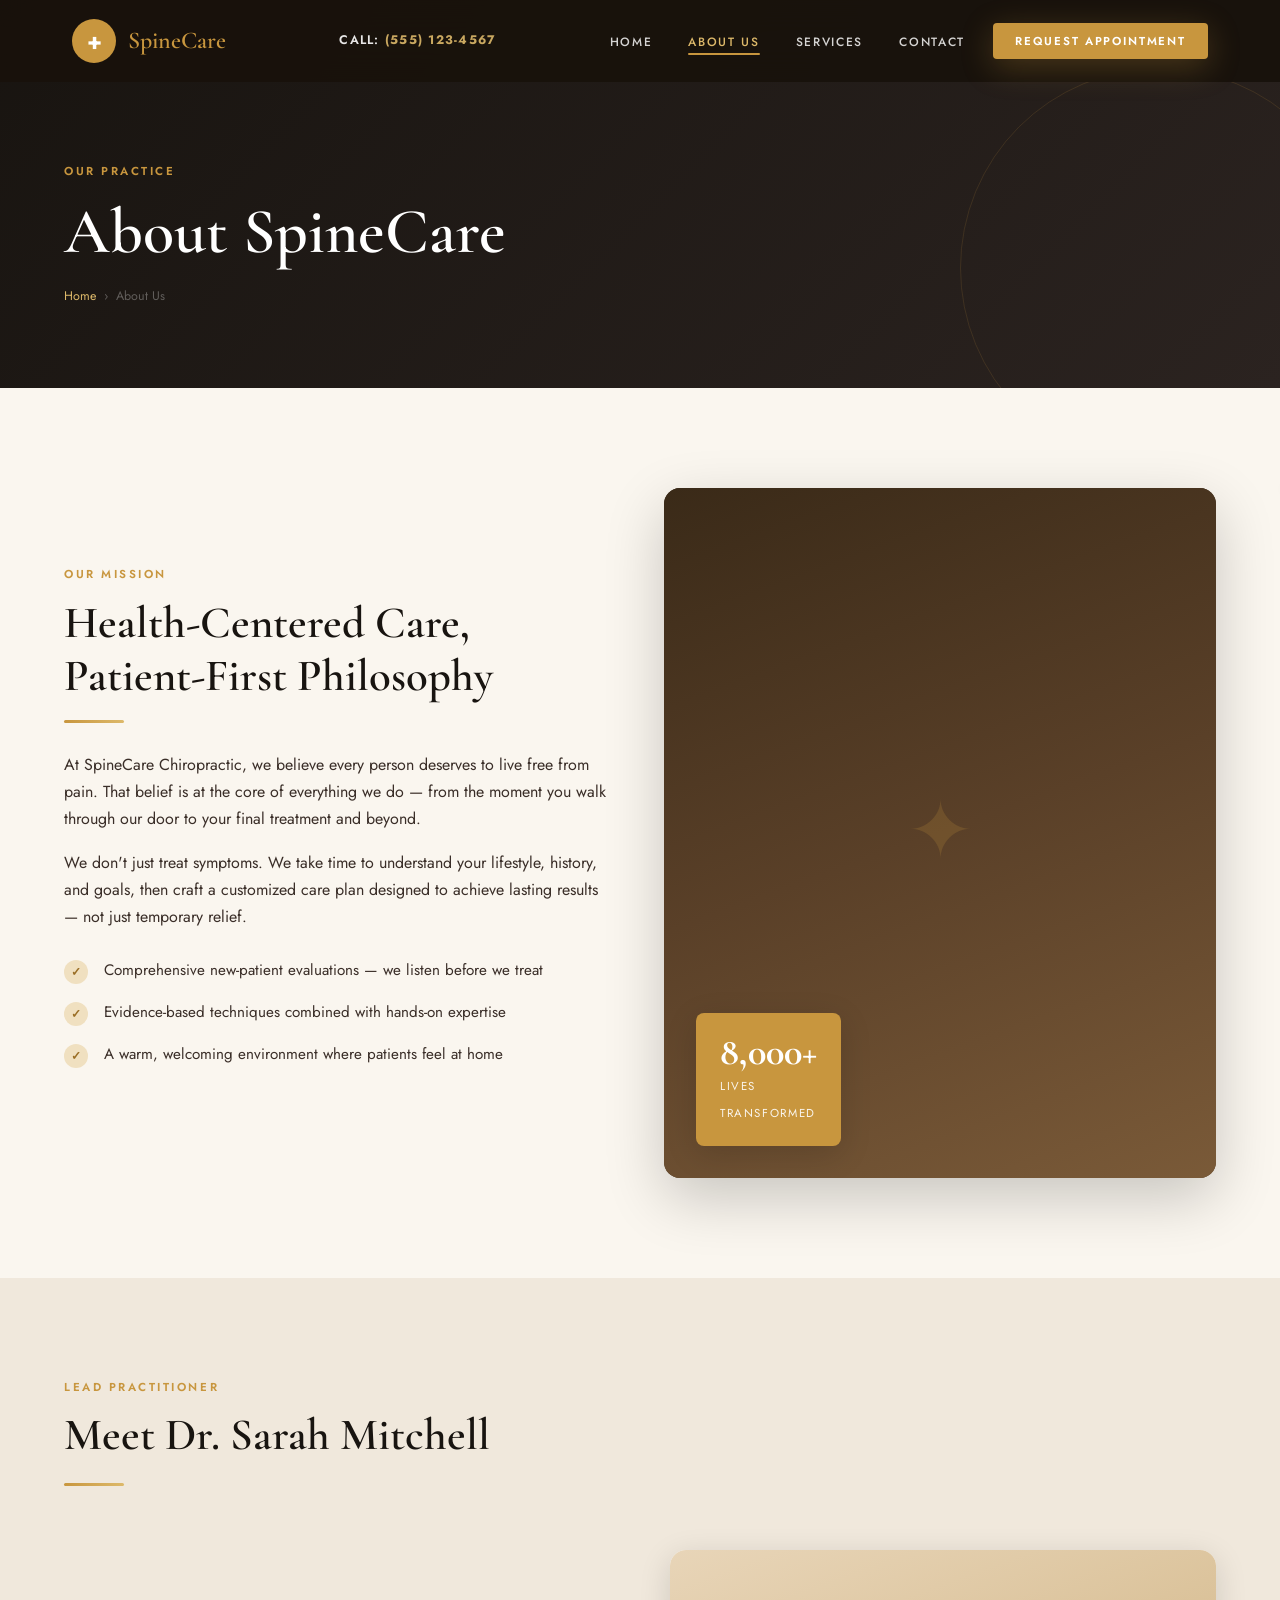
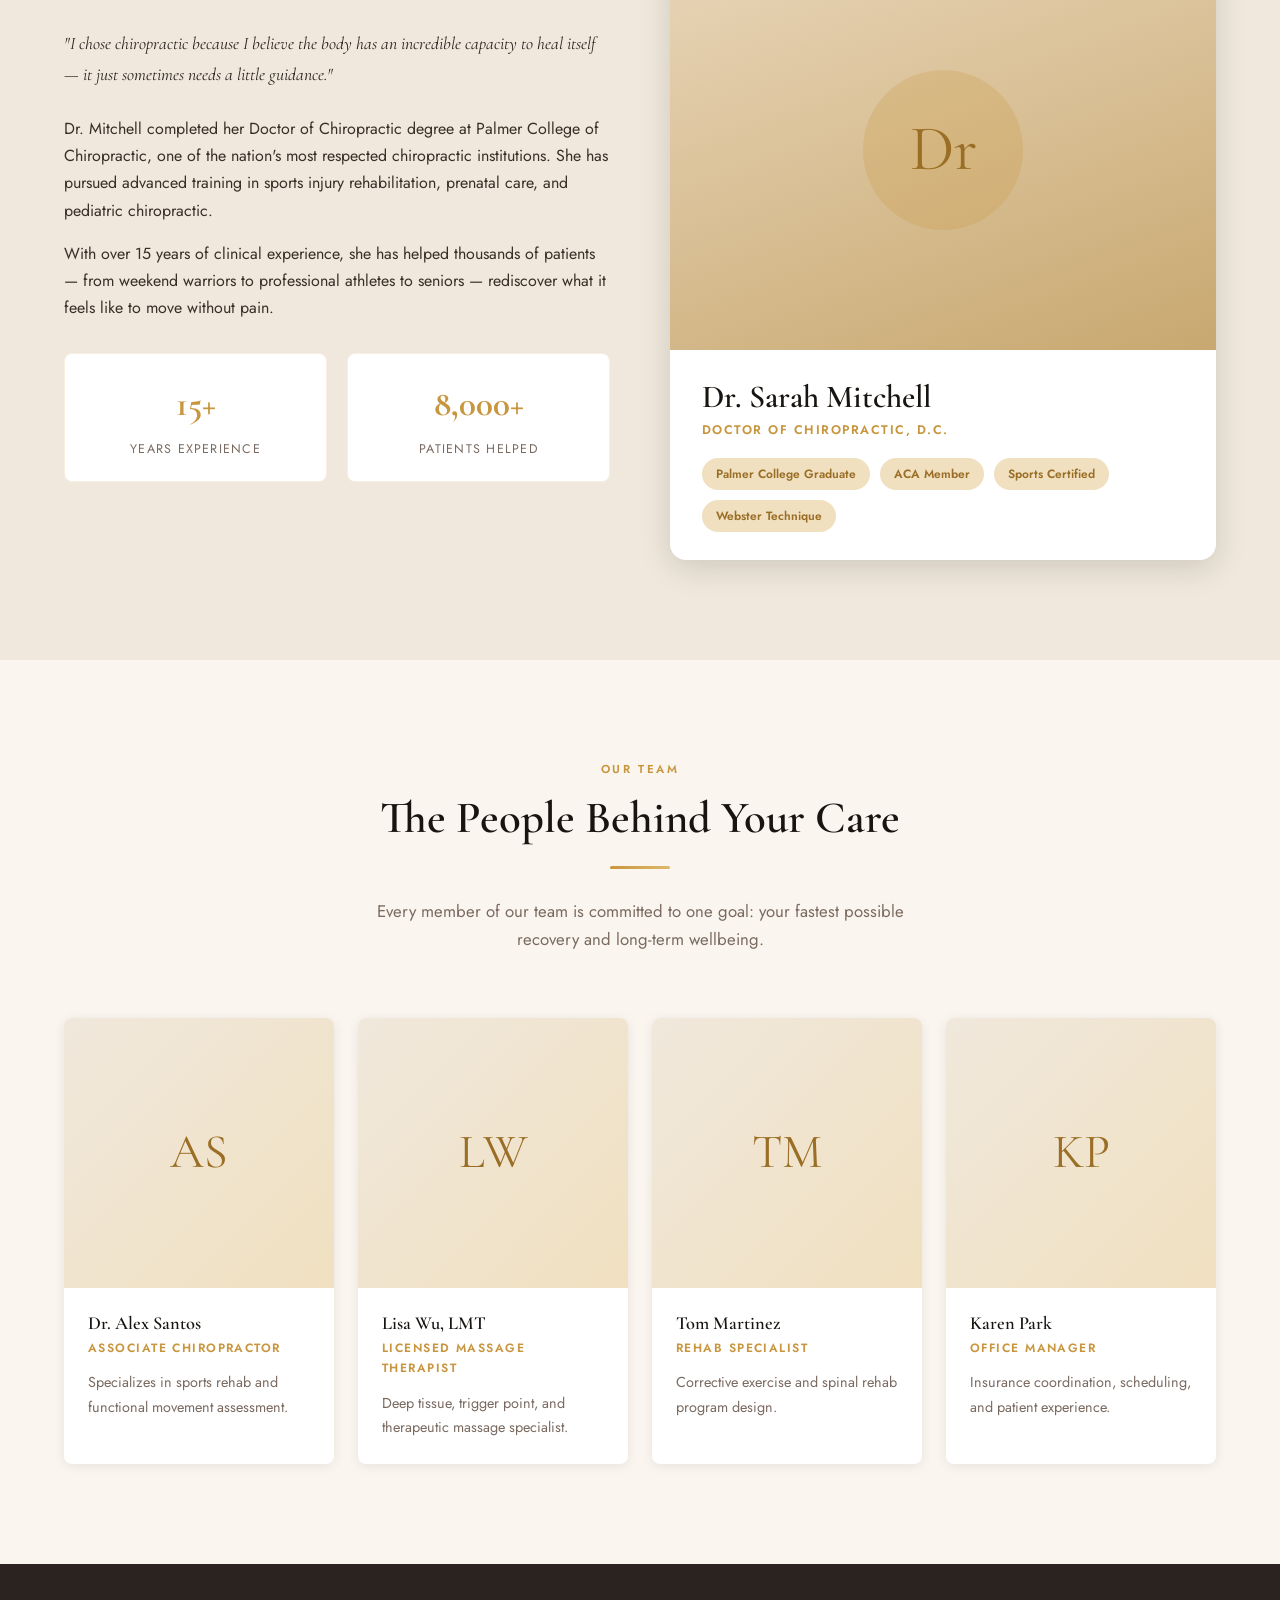
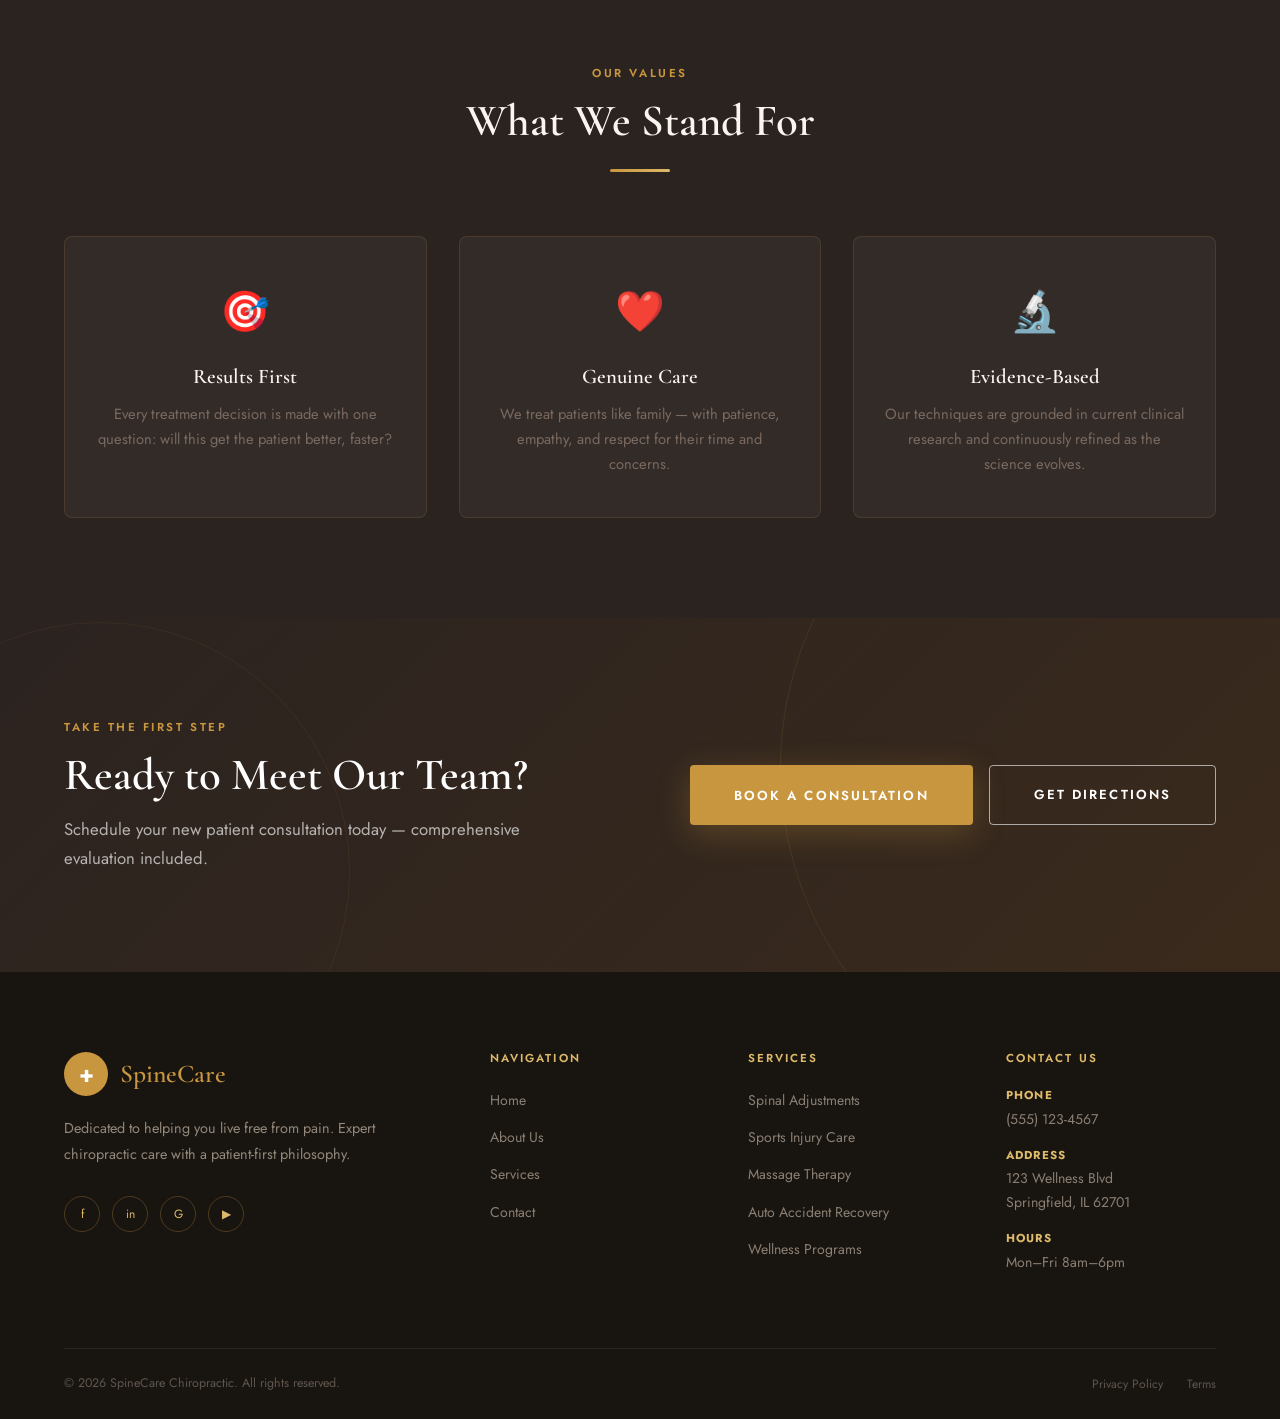
<file: about.html>
<!DOCTYPE html>
<html lang="en">
<head>
  <meta charset="UTF-8">
  <meta name="viewport" content="width=device-width, initial-scale=1.0">
  <title>About Us — SpineCare Chiropractic</title>
  <meta name="description" content="Meet the team dedicated to your spinal health and pain-free living.">
  <link rel="preconnect" href="https://fonts.googleapis.com">
  <link href="https://fonts.googleapis.com/css2?family=Cormorant+Garamond:ital,wght@0,300;0,400;0,600;0,700;1,300;1,400&family=Jost:wght@300;400;500;600&display=swap" rel="stylesheet">
  <link rel="stylesheet" href="css/style.css">
</head>
<body>

<!-- HEADER -->
<header class="site-header page-header" id="siteHeader">
  <div class="header-inner">
    <a href="index.html" class="site-logo">
      <div class="logo-icon"></div>
      <span class="logo-text"><span data-field="practiceName">SpineCare</span></span>
    </a>
    <div class="header-contact">
      <span class="header-phone">CALL: <strong><a data-field="phone" href="tel:5551234567">(555) 123-4567</a></strong></span>
    </div>
    <nav class="main-nav">
      <ul class="nav-links">
        <li><a href="index.html">Home</a></li>
        <li><a href="about.html" class="active">About Us</a></li>
        <li><a href="services.html">Services</a></li>
        <li><a href="contact.html">Contact</a></li>
      </ul>
      <button class="btn btn--primary btn--sm" style="margin-left:28px;" data-open-modal="appointment">Request Appointment</button>
    </nav>
    <button class="nav-toggle" aria-label="Open menu"><span></span><span></span><span></span></button>
  </div>
</header>
<nav class="mobile-menu" id="mobileMenu">
  <a href="index.html">Home</a>
  <a href="about.html">About Us</a>
  <a href="services.html">Services</a>
  <a href="contact.html">Contact</a>
  <button class="btn btn--primary" data-open-modal="appointment" style="margin-top:24px;align-self:flex-start;">Request Appointment</button>
</nav>

<!-- PAGE HERO -->
<section class="page-hero">
  <div class="container">
    <div class="page-hero-content">
      <span class="eyebrow">Our Practice</span>
      <h1>About <span data-field="practiceName">SpineCare</span></h1>
      <nav class="breadcrumb" aria-label="Breadcrumb">
        <a href="index.html">Home</a>
        <span>›</span>
        <span>About Us</span>
      </nav>
    </div>
  </div>
</section>


<!-- MISSION SPLIT -->
<section class="section">
  <div class="container">
    <div class="grid-2">
      <div class="split-content reveal">
        <span class="eyebrow">Our Mission</span>
        <h2>Health-Centered Care,<br>Patient-First Philosophy</h2>
        <div class="gold-line"></div>
        <p>At <span data-field="practiceName">SpineCare Chiropractic</span>, we believe every person deserves to live free from pain. That belief is at the core of everything we do — from the moment you walk through our door to your final treatment and beyond.</p>
        <p>We don't just treat symptoms. We take time to understand your lifestyle, history, and goals, then craft a customized care plan designed to achieve lasting results — not just temporary relief.</p>
        <div class="feature-list" style="margin-top:28px;">
          <div class="feature-item">
            <div class="feature-check">✓</div>
            <p>Comprehensive new-patient evaluations — we listen before we treat</p>
          </div>
          <div class="feature-item">
            <div class="feature-check">✓</div>
            <p>Evidence-based techniques combined with hands-on expertise</p>
          </div>
          <div class="feature-item">
            <div class="feature-check">✓</div>
            <p>A warm, welcoming environment where patients feel at home</p>
          </div>
        </div>
      </div>
      <div class="split-image reveal reveal-delay-2">
        <div style="width:100%;height:100%;min-height:480px;background:linear-gradient(160deg,#3A2A18 0%,#5A4028 50%,#7A5A38 100%);display:flex;align-items:center;justify-content:center;font-family:var(--font-display);font-size:5rem;color:rgba(200,150,62,0.2);">✦</div>
        <div class="split-image-badge">
          <strong data-field="patientsHelped">8,000+</strong>
          <span>Lives<br>Transformed</span>
        </div>
      </div>
    </div>
  </div>
</section>


<!-- DOCTOR PROFILE -->
<section class="section section--cream-dark">
  <div class="container">
    <div class="section-header reveal">
      <span class="eyebrow">Lead Practitioner</span>
      <h2>Meet <span data-field="doctorName">Dr. Sarah Mitchell</span></h2>
      <div class="gold-line"></div>
    </div>

    <div class="grid-2" style="gap:60px;">
      <div class="reveal" style="order:2;">
        <div style="background:var(--white);border-radius:var(--radius-lg);overflow:hidden;box-shadow:var(--shadow-md);">
          <div style="height:400px;background:linear-gradient(160deg,#E8D5B8 0%,#C8A870 100%);display:flex;align-items:center;justify-content:center;">
            <div style="width:160px;height:160px;border-radius:50%;background:rgba(200,150,62,0.25);display:flex;align-items:center;justify-content:center;font-family:var(--font-display);font-size:4rem;color:var(--gold-dark);">Dr</div>
          </div>
          <div style="padding:28px 32px;">
            <h3 data-field="doctorName" style="margin-bottom:4px;">Dr. Sarah Mitchell</h3>
            <p style="color:var(--gold);font-size:0.78rem;font-weight:600;letter-spacing:0.12em;text-transform:uppercase;margin-bottom:16px;">Doctor of Chiropractic, D.C.</p>
            <div style="display:flex;flex-wrap:wrap;gap:10px;">
              <span style="background:var(--gold-pale);color:var(--gold-dark);padding:6px 14px;border-radius:var(--radius-pill);font-size:0.75rem;font-weight:600;">Palmer College Graduate</span>
              <span style="background:var(--gold-pale);color:var(--gold-dark);padding:6px 14px;border-radius:var(--radius-pill);font-size:0.75rem;font-weight:600;">ACA Member</span>
              <span style="background:var(--gold-pale);color:var(--gold-dark);padding:6px 14px;border-radius:var(--radius-pill);font-size:0.75rem;font-weight:600;">Sports Certified</span>
              <span style="background:var(--gold-pale);color:var(--gold-dark);padding:6px 14px;border-radius:var(--radius-pill);font-size:0.75rem;font-weight:600;">Webster Technique</span>
            </div>
          </div>
        </div>
      </div>

      <div class="split-content reveal reveal-delay-1" style="order:1;">
        <p style="font-size:1.1rem;font-family:var(--font-display);font-style:italic;color:var(--charcoal);line-height:1.8;margin-bottom:24px;">"I chose chiropractic because I believe the body has an incredible capacity to heal itself — it just sometimes needs a little guidance."</p>
        <p><span data-field="doctorName">Dr. Mitchell</span> completed her Doctor of Chiropractic degree at Palmer College of Chiropractic, one of the nation's most respected chiropractic institutions. She has pursued advanced training in sports injury rehabilitation, prenatal care, and pediatric chiropractic.</p>
        <p>With over <span data-field="yearsExp">15</span> years of clinical experience, she has helped thousands of patients — from weekend warriors to professional athletes to seniors — rediscover what it feels like to move without pain.</p>

        <div style="display:grid;grid-template-columns:1fr 1fr;gap:20px;margin-top:32px;">
          <div style="padding:20px;background:var(--white);border-radius:var(--radius-md);text-align:center;border:1px solid rgba(200,150,62,0.15);">
            <strong style="font-family:var(--font-display);font-size:2.2rem;color:var(--gold);display:block;" data-field="yearsExp">15+</strong>
            <span style="font-size:0.78rem;color:var(--text-muted);text-transform:uppercase;letter-spacing:0.1em;">Years Experience</span>
          </div>
          <div style="padding:20px;background:var(--white);border-radius:var(--radius-md);text-align:center;border:1px solid rgba(200,150,62,0.15);">
            <strong style="font-family:var(--font-display);font-size:2.2rem;color:var(--gold);display:block;" data-field="patientsHelped">8,000+</strong>
            <span style="font-size:0.78rem;color:var(--text-muted);text-transform:uppercase;letter-spacing:0.1em;">Patients Helped</span>
          </div>
        </div>
      </div>
    </div>
  </div>
</section>


<!-- TEAM -->
<section class="section">
  <div class="container">
    <div class="section-header centered reveal">
      <span class="eyebrow">Our Team</span>
      <h2>The People Behind Your Care</h2>
      <div class="gold-line centered"></div>
      <p>Every member of our team is committed to one goal: your fastest possible recovery and long-term wellbeing.</p>
    </div>

    <div class="grid-4">
      <div class="team-card reveal reveal-delay-1">
        <div class="team-card-photo">AS</div>
        <div class="team-card-body">
          <h3>Dr. Alex Santos</h3>
          <div class="team-card-role">Associate Chiropractor</div>
          <p>Specializes in sports rehab and functional movement assessment.</p>
        </div>
      </div>
      <div class="team-card reveal reveal-delay-2">
        <div class="team-card-photo">LW</div>
        <div class="team-card-body">
          <h3>Lisa Wu, LMT</h3>
          <div class="team-card-role">Licensed Massage Therapist</div>
          <p>Deep tissue, trigger point, and therapeutic massage specialist.</p>
        </div>
      </div>
      <div class="team-card reveal reveal-delay-3">
        <div class="team-card-photo">TM</div>
        <div class="team-card-body">
          <h3>Tom Martinez</h3>
          <div class="team-card-role">Rehab Specialist</div>
          <p>Corrective exercise and spinal rehab program design.</p>
        </div>
      </div>
      <div class="team-card reveal reveal-delay-4">
        <div class="team-card-photo">KP</div>
        <div class="team-card-body">
          <h3>Karen Park</h3>
          <div class="team-card-role">Office Manager</div>
          <p>Insurance coordination, scheduling, and patient experience.</p>
        </div>
      </div>
    </div>
  </div>
</section>


<!-- VALUES -->
<section class="section section--dark">
  <div class="container">
    <div class="section-header centered reveal">
      <span class="eyebrow">Our Values</span>
      <h2>What We Stand For</h2>
      <div class="gold-line centered"></div>
    </div>
    <div class="grid-3">
      <div style="text-align:center;padding:40px 28px;background:rgba(255,255,255,0.04);border-radius:var(--radius-md);border:1px solid rgba(200,150,62,0.15);" class="reveal reveal-delay-1">
        <div style="font-size:2.5rem;margin-bottom:20px;">🎯</div>
        <h3 style="color:var(--cream);font-size:1.3rem;margin-bottom:12px;">Results First</h3>
        <p style="color:var(--text-muted);font-size:0.92rem;">Every treatment decision is made with one question: will this get the patient better, faster?</p>
      </div>
      <div style="text-align:center;padding:40px 28px;background:rgba(255,255,255,0.04);border-radius:var(--radius-md);border:1px solid rgba(200,150,62,0.15);" class="reveal reveal-delay-2">
        <div style="font-size:2.5rem;margin-bottom:20px;">❤️</div>
        <h3 style="color:var(--cream);font-size:1.3rem;margin-bottom:12px;">Genuine Care</h3>
        <p style="color:var(--text-muted);font-size:0.92rem;">We treat patients like family — with patience, empathy, and respect for their time and concerns.</p>
      </div>
      <div style="text-align:center;padding:40px 28px;background:rgba(255,255,255,0.04);border-radius:var(--radius-md);border:1px solid rgba(200,150,62,0.15);" class="reveal reveal-delay-3">
        <div style="font-size:2.5rem;margin-bottom:20px;">🔬</div>
        <h3 style="color:var(--cream);font-size:1.3rem;margin-bottom:12px;">Evidence-Based</h3>
        <p style="color:var(--text-muted);font-size:0.92rem;">Our techniques are grounded in current clinical research and continuously refined as the science evolves.</p>
      </div>
    </div>
  </div>
</section>


<!-- CTA -->
<section class="section cta-banner">
  <div class="container">
    <div class="cta-banner-inner reveal">
      <div>
        <span class="eyebrow">Take the First Step</span>
        <h2>Ready to Meet Our Team?</h2>
        <p>Schedule your new patient consultation today — comprehensive evaluation included.</p>
      </div>
      <div class="cta-banner-actions">
        <button class="btn btn--primary btn--lg" data-open-modal="appointment">Book a Consultation</button>
        <a href="contact.html" class="btn btn--outline-white btn--lg">Get Directions</a>
      </div>
    </div>
  </div>
</section>


<!-- FOOTER -->
<footer class="site-footer">
  <div class="container">
    <div class="footer-grid">
      <div class="footer-brand">
        <a href="index.html" class="site-logo"><div class="logo-icon"></div><span class="logo-text"><span data-field="practiceName">SpineCare</span></span></a>
        <p>Dedicated to helping you live free from pain. Expert chiropractic care with a patient-first philosophy.</p>
        <div class="social-links"><a href="#" aria-label="Facebook">f</a><a href="#" aria-label="Instagram">in</a><a href="#" aria-label="Google">G</a><a href="#" aria-label="YouTube">▶</a></div>
      </div>
      <div class="footer-col"><h4>Navigation</h4><ul><li><a href="index.html">Home</a></li><li><a href="about.html">About Us</a></li><li><a href="services.html">Services</a></li><li><a href="contact.html">Contact</a></li></ul></div>
      <div class="footer-col"><h4>Services</h4><ul><li><a href="services.html">Spinal Adjustments</a></li><li><a href="services.html">Sports Injury Care</a></li><li><a href="services.html">Massage Therapy</a></li><li><a href="services.html">Auto Accident Recovery</a></li><li><a href="services.html">Wellness Programs</a></li></ul></div>
      <div class="footer-col">
        <h4>Contact Us</h4>
        <div class="footer-contact-item"><div><strong>Phone</strong><a data-field="phone" href="tel:5551234567">(555) 123-4567</a></div></div>
        <div class="footer-contact-item"><div><strong>Address</strong><span data-field="address">123 Wellness Blvd</span><br><span data-field="city">Springfield, IL 62701</span></div></div>
        <div class="footer-contact-item"><div><strong>Hours</strong><span data-field="hours">Mon–Fri 8am–6pm</span></div></div>
      </div>
    </div>
  </div>
  <div class="container"><div class="footer-bottom"><p>© <span id="footerYear"></span> <span data-field="practiceName">SpineCare Chiropractic</span>. All rights reserved.</p><div class="footer-links"><a href="#">Privacy Policy</a><a href="#">Terms</a></div></div></div>
</footer>

<!-- APPOINTMENT MODAL -->
<div id="modalOverlay" class="modal-overlay">
  <div class="modal" role="dialog" aria-modal="true">
    <div class="modal-header"><div class="modal-header-inner"><div><h3>Request an Appointment</h3><p>We'll confirm within 1 business day.</p></div><button data-close-modal class="modal-close">×</button></div></div>
    <div class="modal-body">
      <form id="appointmentForm" novalidate>
        <div class="form-row"><div class="form-group"><label>First Name</label><input type="text" placeholder="Jane" required /></div><div class="form-group"><label>Last Name</label><input type="text" placeholder="Smith" required /></div></div>
        <div class="form-row"><div class="form-group"><label>Phone</label><input type="tel" placeholder="(555) 000-0000" required /></div><div class="form-group"><label>Email</label><input type="email" placeholder="you@email.com" /></div></div>
        <div class="form-row">
          <div class="form-group"><label>Service</label><select><option value="">Select…</option><option>Spinal Adjustment</option><option>Sports Injury</option><option>Massage Therapy</option><option>Auto Accident</option><option>Wellness</option></select></div>
          <div class="form-group"><label>Preferred Date</label><input type="date" /></div>
        </div>
        <div class="form-group"><label>Notes</label><textarea rows="3" placeholder="Briefly describe your concern…"></textarea></div>
        <div class="form-submit"><button type="submit" class="btn btn--primary btn--lg" style="width:100%;justify-content:center;">Submit Request</button></div>
      </form>
    </div>
  </div>
</div>

<button id="resetSetup" title="Edit Settings" style="display:none;position:fixed;bottom:24px;right:24px;z-index:888;width:44px;height:44px;border-radius:50%;background:var(--charcoal);color:var(--gold-light);font-size:1.1rem;border:1px solid rgba(200,150,62,0.3);box-shadow:var(--shadow-md);align-items:center;justify-content:center;cursor:pointer;">⚙</button>

<script>document.getElementById('footerYear').textContent=new Date().getFullYear();</script>
<script src="js/main.js"></script>
</body>
</html>
</file>
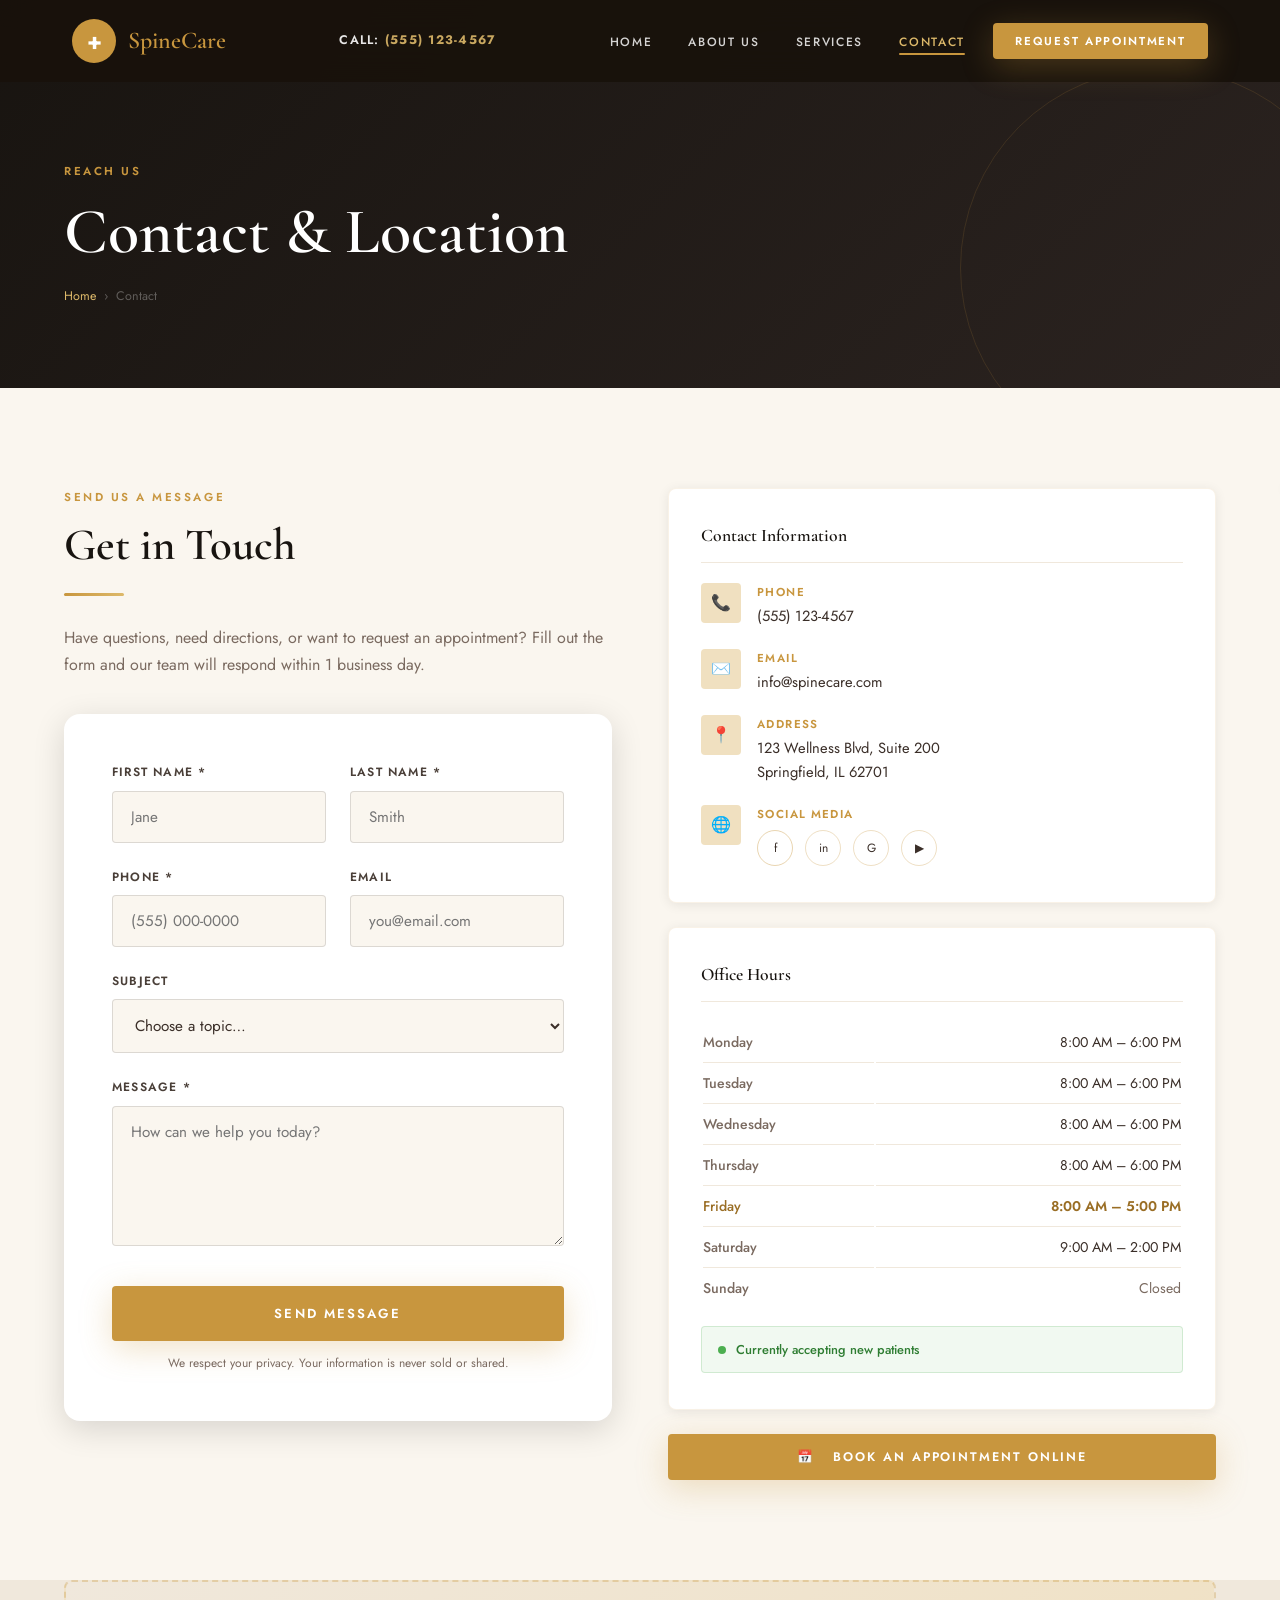
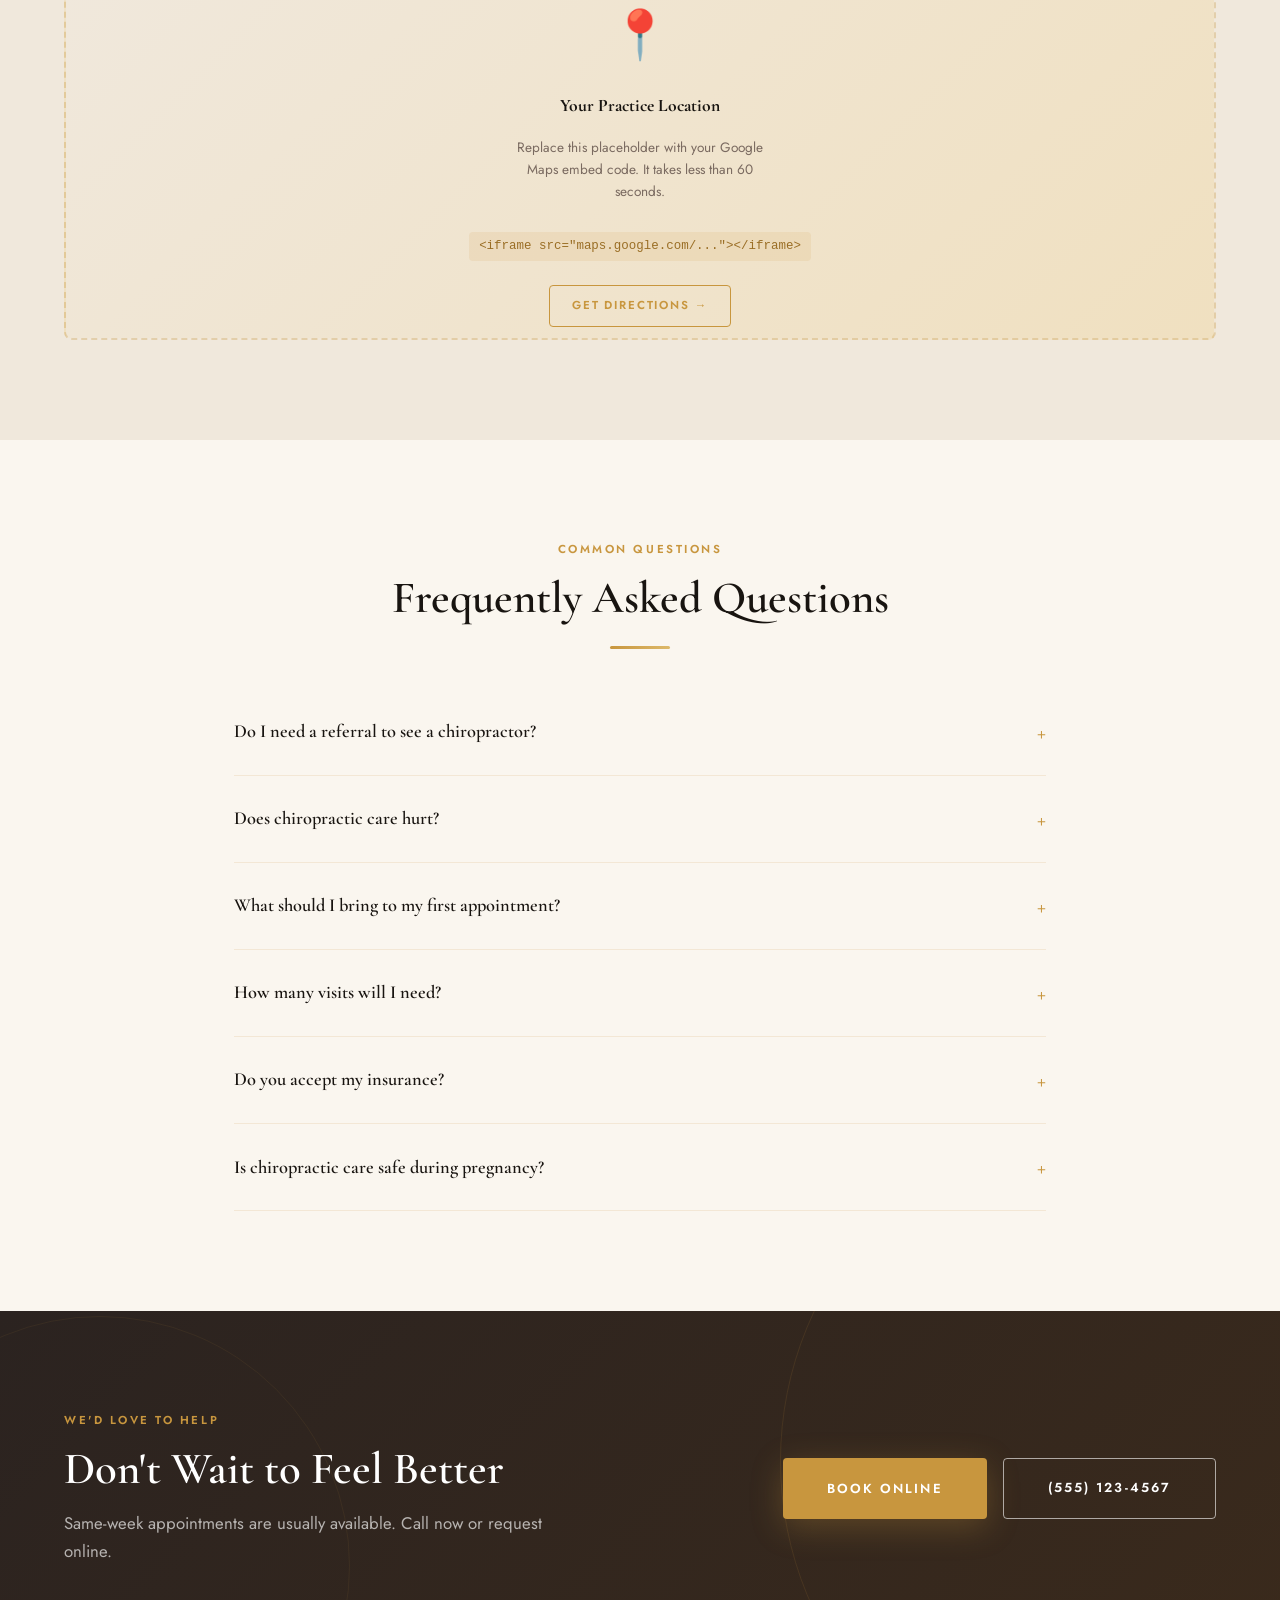
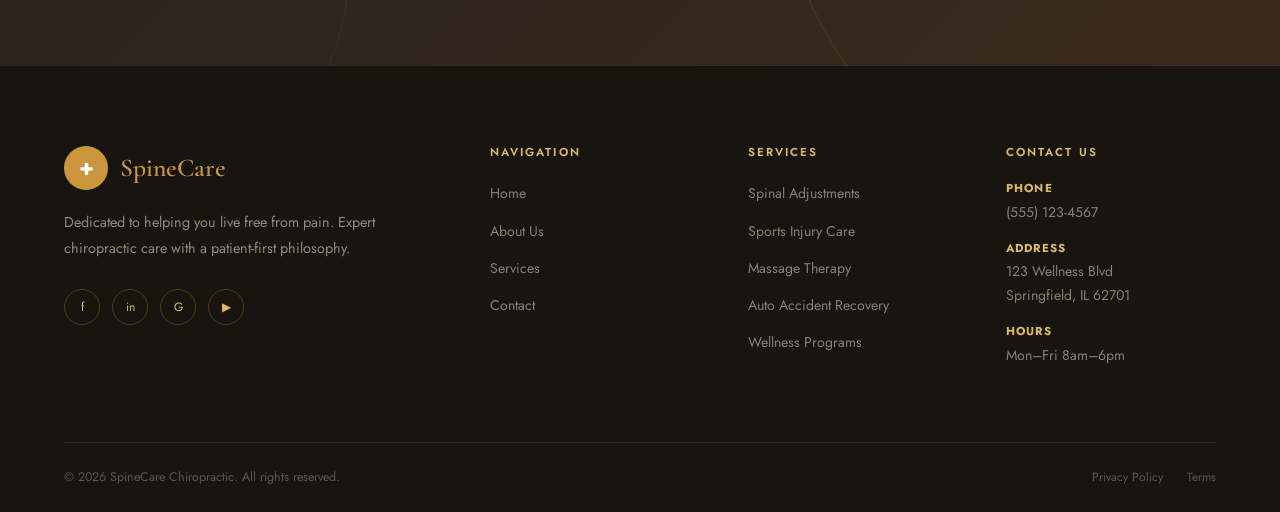
<file: contact.html>
<!DOCTYPE html>
<html lang="en">
<head>
  <meta charset="UTF-8">
  <meta name="viewport" content="width=device-width, initial-scale=1.0">
  <title>Contact Us — SpineCare Chiropractic</title>
  <meta name="description" content="Contact us to schedule an appointment or get directions to our chiropractic office.">
  <link rel="preconnect" href="https://fonts.googleapis.com">
  <link href="https://fonts.googleapis.com/css2?family=Cormorant+Garamond:ital,wght@0,300;0,400;0,600;0,700;1,300;1,400&family=Jost:wght@300;400;500;600&display=swap" rel="stylesheet">
  <link rel="stylesheet" href="css/style.css">
  <style>
    .contact-info-card {
      background: var(--white);
      border-radius: var(--radius-md);
      padding: 36px 32px;
      border: 1px solid rgba(200,150,62,0.12);
      box-shadow: var(--shadow-sm);
      height: 100%;
    }
    .contact-info-card h3 {
      font-size: 1.1rem;
      margin-bottom: 20px;
      padding-bottom: 16px;
      border-bottom: 1px solid var(--cream-dark);
    }
    .contact-info-row {
      display: flex;
      gap: 16px;
      margin-bottom: 20px;
      align-items: flex-start;
    }
    .contact-info-icon {
      width: 40px;
      height: 40px;
      background: var(--gold-pale);
      border-radius: var(--radius-sm);
      display: flex;
      align-items: center;
      justify-content: center;
      flex-shrink: 0;
      font-size: 1rem;
    }
    .contact-info-label {
      font-size: 0.72rem;
      font-weight: 600;
      letter-spacing: 0.12em;
      text-transform: uppercase;
      color: var(--gold);
      margin-bottom: 3px;
    }
    .contact-info-value {
      font-size: 0.92rem;
      color: var(--text-body);
      line-height: 1.6;
    }
    .contact-info-value a { color: inherit; transition: var(--t-fast); }
    .contact-info-value a:hover { color: var(--gold); }

    .hours-table { width: 100%; }
    .hours-table tr td {
      padding: 7px 0;
      font-size: 0.88rem;
      border-bottom: 1px solid var(--cream-dark);
    }
    .hours-table tr:last-child td { border-bottom: none; }
    .hours-table td:first-child { color: var(--text-muted); font-weight: 500; }
    .hours-table td:last-child { text-align: right; color: var(--text-body); }
    .hours-today td { color: var(--gold-dark) !important; font-weight: 600; }

    .map-placeholder {
      width: 100%;
      height: 360px;
      background: linear-gradient(135deg, var(--cream-dark) 0%, var(--gold-pale) 100%);
      border-radius: var(--radius-md);
      display: flex;
      flex-direction: column;
      align-items: center;
      justify-content: center;
      gap: 16px;
      border: 2px dashed rgba(200,150,62,0.3);
      color: var(--text-muted);
    }
    .map-placeholder .map-icon { font-size: 3rem; }
    .map-placeholder p { font-size: 0.85rem; text-align: center; max-width: 260px; line-height: 1.6; }
    .map-placeholder code {
      background: rgba(200,150,62,0.12);
      color: var(--gold-dark);
      padding: 4px 10px;
      border-radius: 4px;
      font-size: 0.78rem;
    }

    .faq-item {
      border-bottom: 1px solid rgba(200,150,62,0.15);
      padding: 24px 0;
    }
    .faq-item:first-child { padding-top: 0; }
    .faq-q {
      font-family: var(--font-display);
      font-size: 1.15rem;
      font-weight: 600;
      color: var(--dark);
      cursor: pointer;
      display: flex;
      justify-content: space-between;
      align-items: center;
      gap: 16px;
      user-select: none;
    }
    .faq-q::after {
      content: '+';
      font-size: 1.4rem;
      color: var(--gold);
      flex-shrink: 0;
      transition: var(--t-fast);
    }
    .faq-item.open .faq-q::after { content: '–'; }
    .faq-a {
      font-size: 0.92rem;
      color: var(--text-muted);
      line-height: 1.8;
      max-height: 0;
      overflow: hidden;
      transition: max-height 0.35s ease, padding 0.3s ease;
    }
    .faq-item.open .faq-a {
      max-height: 300px;
      padding-top: 14px;
    }
  </style>
</head>
<body>

<!-- HEADER -->
<header class="site-header page-header" id="siteHeader">
  <div class="header-inner">
    <a href="index.html" class="site-logo">
      <div class="logo-icon"></div>
      <span class="logo-text"><span data-field="practiceName">SpineCare</span></span>
    </a>
    <div class="header-contact">
      <span class="header-phone">CALL: <strong><a data-field="phone" href="tel:5551234567">(555) 123-4567</a></strong></span>
    </div>
    <nav class="main-nav">
      <ul class="nav-links">
        <li><a href="index.html">Home</a></li>
        <li><a href="about.html">About Us</a></li>
        <li><a href="services.html">Services</a></li>
        <li><a href="contact.html" class="active">Contact</a></li>
      </ul>
      <button class="btn btn--primary btn--sm" style="margin-left:28px;" data-open-modal="appointment">Request Appointment</button>
    </nav>
    <button class="nav-toggle" aria-label="Open menu"><span></span><span></span><span></span></button>
  </div>
</header>
<nav class="mobile-menu" id="mobileMenu">
  <a href="index.html">Home</a>
  <a href="about.html">About Us</a>
  <a href="services.html">Services</a>
  <a href="contact.html">Contact</a>
  <button class="btn btn--primary" data-open-modal="appointment" style="margin-top:24px;align-self:flex-start;">Request Appointment</button>
</nav>


<!-- PAGE HERO -->
<section class="page-hero">
  <div class="container">
    <div class="page-hero-content">
      <span class="eyebrow">Reach Us</span>
      <h1>Contact &amp; Location</h1>
      <nav class="breadcrumb" aria-label="Breadcrumb">
        <a href="index.html">Home</a><span>›</span><span>Contact</span>
      </nav>
    </div>
  </div>
</section>


<!-- CONTACT MAIN -->
<section class="section">
  <div class="container">
    <div class="grid-2" style="gap:56px;align-items:flex-start;">

      <!-- Left: Form -->
      <div class="reveal">
        <span class="eyebrow">Send Us a Message</span>
        <h2>Get in Touch</h2>
        <div class="gold-line"></div>
        <p style="color:var(--text-muted);margin-bottom:36px;">Have questions, need directions, or want to request an appointment? Fill out the form and our team will respond within 1 business day.</p>

        <div class="contact-form">
          <form id="contactForm" novalidate>
            <div class="form-row">
              <div class="form-group">
                <label for="cfFirst">First Name *</label>
                <input type="text" id="cfFirst" placeholder="Jane" required />
              </div>
              <div class="form-group">
                <label for="cfLast">Last Name *</label>
                <input type="text" id="cfLast" placeholder="Smith" required />
              </div>
            </div>
            <div class="form-row">
              <div class="form-group">
                <label for="cfPhone">Phone *</label>
                <input type="tel" id="cfPhone" placeholder="(555) 000-0000" required />
              </div>
              <div class="form-group">
                <label for="cfEmail">Email</label>
                <input type="email" id="cfEmail" placeholder="you@email.com" />
              </div>
            </div>
            <div class="form-group">
              <label for="cfSubject">Subject</label>
              <select id="cfSubject">
                <option value="">Choose a topic…</option>
                <option>Schedule an Appointment</option>
                <option>Insurance Verification</option>
                <option>General Question</option>
                <option>New Patient Information</option>
                <option>Auto Accident / Workers' Comp</option>
                <option>Other</option>
              </select>
            </div>
            <div class="form-group">
              <label for="cfMessage">Message *</label>
              <textarea id="cfMessage" rows="5" placeholder="How can we help you today?" required></textarea>
            </div>
            <div class="form-submit">
              <button type="submit" class="btn btn--primary btn--lg" style="width:100%;justify-content:center;">
                Send Message
              </button>
            </div>
            <p style="font-size:0.75rem;color:var(--text-muted);text-align:center;margin-top:12px;">
              We respect your privacy. Your information is never sold or shared.
            </p>
          </form>
        </div>
      </div>

      <!-- Right: Info cards -->
      <div style="display:flex;flex-direction:column;gap:24px;" class="reveal reveal-delay-2">

        <div class="contact-info-card">
          <h3>Contact Information</h3>
          <div class="contact-info-row">
            <div class="contact-info-icon">📞</div>
            <div>
              <div class="contact-info-label">Phone</div>
              <div class="contact-info-value"><a data-field="phone" href="tel:5551234567">(555) 123-4567</a></div>
            </div>
          </div>
          <div class="contact-info-row">
            <div class="contact-info-icon">✉️</div>
            <div>
              <div class="contact-info-label">Email</div>
              <div class="contact-info-value"><a data-field="email" href="#">info@spinecare.com</a></div>
            </div>
          </div>
          <div class="contact-info-row">
            <div class="contact-info-icon">📍</div>
            <div>
              <div class="contact-info-label">Address</div>
              <div class="contact-info-value">
                <span data-field="address">123 Wellness Blvd, Suite 200</span><br>
                <span data-field="city">Springfield, IL 62701</span>
              </div>
            </div>
          </div>
          <div class="contact-info-row" style="margin-bottom:0;">
            <div class="contact-info-icon">🌐</div>
            <div>
              <div class="contact-info-label">Social Media</div>
              <div class="contact-info-value">
                <div class="social-links" style="margin-top:6px;">
                  <a href="#" aria-label="Facebook" style="border-color:rgba(200,150,62,0.4);">f</a>
                  <a href="#" aria-label="Instagram">in</a>
                  <a href="#" aria-label="Google">G</a>
                  <a href="#" aria-label="YouTube">▶</a>
                </div>
              </div>
            </div>
          </div>
        </div>

        <div class="contact-info-card">
          <h3>Office Hours</h3>
          <table class="hours-table">
            <tbody>
              <tr id="hoursMon"><td>Monday</td><td>8:00 AM – 6:00 PM</td></tr>
              <tr id="hoursTue"><td>Tuesday</td><td>8:00 AM – 6:00 PM</td></tr>
              <tr id="hoursWed"><td>Wednesday</td><td>8:00 AM – 6:00 PM</td></tr>
              <tr id="hoursThu"><td>Thursday</td><td>8:00 AM – 6:00 PM</td></tr>
              <tr id="hoursFri"><td>Friday</td><td>8:00 AM – 5:00 PM</td></tr>
              <tr id="hoursSat"><td>Saturday</td><td>9:00 AM – 2:00 PM</td></tr>
              <tr id="hoursSun"><td>Sunday</td><td style="color:var(--text-muted);">Closed</td></tr>
            </tbody>
          </table>
          <div style="margin-top:16px;padding:12px 16px;background:rgba(76,175,80,0.08);border-radius:var(--radius-sm);border:1px solid rgba(76,175,80,0.2);display:flex;align-items:center;gap:10px;">
            <span style="width:8px;height:8px;background:#4CAF50;border-radius:50%;flex-shrink:0;animation:pulse 2s infinite;"></span>
            <span style="font-size:0.8rem;color:#2E7D32;font-weight:500;">Currently accepting new patients</span>
          </div>
        </div>

        <button class="btn btn--primary" data-open-modal="appointment" style="justify-content:center;">
          📅 &nbsp; Book an Appointment Online
        </button>

      </div>
    </div>
  </div>
</section>


<!-- MAP -->
<section class="section section--cream-dark" style="padding-top:0;">
  <div class="container reveal">
    <div class="map-placeholder">
      <!-- To embed a real Google Map, replace this div with your iframe embed code:
           <iframe src="https://www.google.com/maps/embed?pb=..." width="100%" height="360" style="border:0;border-radius:var(--radius-md);" allowfullscreen loading="lazy"></iframe>
      -->
      <div class="map-icon">📍</div>
      <strong style="color:var(--dark);font-size:1.1rem;font-family:var(--font-display);">Your Practice Location</strong>
      <p>Replace this placeholder with your Google Maps embed code. It takes less than 60 seconds.</p>
      <code>&lt;iframe src="maps.google.com/..."&gt;&lt;/iframe&gt;</code>
      <a href="#" class="btn btn--outline btn--sm" style="margin-top:8px;">Get Directions →</a>
    </div>
  </div>
</section>


<!-- FAQ -->
<section class="section">
  <div class="container container--narrow">
    <div class="section-header centered reveal">
      <span class="eyebrow">Common Questions</span>
      <h2>Frequently Asked Questions</h2>
      <div class="gold-line centered"></div>
    </div>

    <div class="reveal">
      <div class="faq-item">
        <div class="faq-q">Do I need a referral to see a chiropractor?</div>
        <div class="faq-a">No referral is needed. You can contact us directly to schedule a new patient appointment. In most states, chiropractic care is considered primary care and you can self-refer at any time.</div>
      </div>
      <div class="faq-item">
        <div class="faq-q">Does chiropractic care hurt?</div>
        <div class="faq-a">Most patients experience relief immediately following an adjustment. Some may notice mild soreness for 24–48 hours, similar to the feeling after exercise. Our doctors adjust their technique based on your comfort level.</div>
      </div>
      <div class="faq-item">
        <div class="faq-q">What should I bring to my first appointment?</div>
        <div class="faq-a">Please bring a photo ID, your insurance card, any relevant X-rays or MRI results, and a list of current medications. Arrive 10 minutes early to complete your new patient paperwork — or download our forms in advance from this website.</div>
      </div>
      <div class="faq-item">
        <div class="faq-q">How many visits will I need?</div>
        <div class="faq-a">Every patient is different. After a comprehensive evaluation on your first visit, we'll give you a realistic treatment plan with estimated visit frequency and duration. Many acute cases resolve in 6–12 visits; chronic conditions may require longer-term care.</div>
      </div>
      <div class="faq-item">
        <div class="faq-q">Do you accept my insurance?</div>
        <div class="faq-a">We accept most major medical insurance plans, auto insurance (PIP/MedPay), and workers' compensation. Call our office and we'll verify your benefits at no charge before your first appointment.</div>
      </div>
      <div class="faq-item">
        <div class="faq-q">Is chiropractic care safe during pregnancy?</div>
        <div class="faq-a">Yes — prenatal chiropractic care is safe and highly effective for relieving back pain, sciatica, and pelvic discomfort during pregnancy. Our doctors are certified in the Webster Technique, a specific prenatal chiropractic protocol.</div>
      </div>
    </div>
  </div>
</section>


<!-- CTA -->
<section class="section cta-banner">
  <div class="container">
    <div class="cta-banner-inner reveal">
      <div>
        <span class="eyebrow">We'd Love to Help</span>
        <h2>Don't Wait to Feel Better</h2>
        <p>Same-week appointments are usually available. Call now or request online.</p>
      </div>
      <div class="cta-banner-actions">
        <button class="btn btn--primary btn--lg" data-open-modal="appointment">Book Online</button>
        <a class="btn btn--outline-white btn--lg" data-field="phone" href="tel:5551234567">(555) 123-4567</a>
      </div>
    </div>
  </div>
</section>


<!-- FOOTER -->
<footer class="site-footer">
  <div class="container">
    <div class="footer-grid">
      <div class="footer-brand">
        <a href="index.html" class="site-logo"><div class="logo-icon"></div><span class="logo-text"><span data-field="practiceName">SpineCare</span></span></a>
        <p>Dedicated to helping you live free from pain. Expert chiropractic care with a patient-first philosophy.</p>
        <div class="social-links"><a href="#">f</a><a href="#">in</a><a href="#">G</a><a href="#">▶</a></div>
      </div>
      <div class="footer-col"><h4>Navigation</h4><ul><li><a href="index.html">Home</a></li><li><a href="about.html">About Us</a></li><li><a href="services.html">Services</a></li><li><a href="contact.html">Contact</a></li></ul></div>
      <div class="footer-col"><h4>Services</h4><ul><li><a href="services.html">Spinal Adjustments</a></li><li><a href="services.html">Sports Injury Care</a></li><li><a href="services.html">Massage Therapy</a></li><li><a href="services.html">Auto Accident Recovery</a></li><li><a href="services.html">Wellness Programs</a></li></ul></div>
      <div class="footer-col">
        <h4>Contact Us</h4>
        <div class="footer-contact-item"><div><strong>Phone</strong><a data-field="phone" href="tel:5551234567">(555) 123-4567</a></div></div>
        <div class="footer-contact-item"><div><strong>Address</strong><span data-field="address">123 Wellness Blvd</span><br><span data-field="city">Springfield, IL 62701</span></div></div>
        <div class="footer-contact-item"><div><strong>Hours</strong><span data-field="hours">Mon–Fri 8am–6pm</span></div></div>
      </div>
    </div>
  </div>
  <div class="container"><div class="footer-bottom"><p>© <span id="footerYear"></span> <span data-field="practiceName">SpineCare Chiropractic</span>. All rights reserved.</p><div class="footer-links"><a href="#">Privacy Policy</a><a href="#">Terms</a></div></div></div>
</footer>

<!-- APPOINTMENT MODAL -->
<div id="modalOverlay" class="modal-overlay">
  <div class="modal" role="dialog" aria-modal="true">
    <div class="modal-header"><div class="modal-header-inner"><div><h3>Request an Appointment</h3><p>We'll confirm within 1 business day.</p></div><button data-close-modal class="modal-close">×</button></div></div>
    <div class="modal-body">
      <form id="appointmentForm" novalidate>
        <div class="form-row"><div class="form-group"><label>First Name</label><input type="text" placeholder="Jane" required /></div><div class="form-group"><label>Last Name</label><input type="text" placeholder="Smith" required /></div></div>
        <div class="form-row"><div class="form-group"><label>Phone</label><input type="tel" placeholder="(555) 000-0000" required /></div><div class="form-group"><label>Email</label><input type="email" placeholder="you@email.com" /></div></div>
        <div class="form-row">
          <div class="form-group"><label>Service</label><select><option>Select…</option><option>Spinal Adjustment</option><option>Sports Injury</option><option>Massage Therapy</option><option>Auto Accident</option><option>Wellness</option></select></div>
          <div class="form-group"><label>Preferred Date</label><input type="date" /></div>
        </div>
        <div class="form-group"><label>Notes</label><textarea rows="3" placeholder="Briefly describe your concern…"></textarea></div>
        <div class="form-submit"><button type="submit" class="btn btn--primary btn--lg" style="width:100%;justify-content:center;">Submit Request</button></div>
      </form>
    </div>
  </div>
</div>

<button id="resetSetup" title="Edit Settings" style="display:none;position:fixed;bottom:24px;right:24px;z-index:888;width:44px;height:44px;border-radius:50%;background:var(--charcoal);color:var(--gold-light);font-size:1.1rem;border:1px solid rgba(200,150,62,0.3);box-shadow:var(--shadow-md);align-items:center;justify-content:center;cursor:pointer;">⚙</button>

<script>
  document.getElementById('footerYear').textContent = new Date().getFullYear();

  // Highlight today's hours
  const days = ['hoursSun','hoursMon','hoursTue','hoursWed','hoursThu','hoursFri','hoursSat'];
  const todayRow = document.getElementById(days[new Date().getDay()]);
  if(todayRow) todayRow.classList.add('hours-today');

  // FAQ accordion
  document.querySelectorAll('.faq-q').forEach(q => {
    q.addEventListener('click', function(){
      const item = this.closest('.faq-item');
      const isOpen = item.classList.contains('open');
      document.querySelectorAll('.faq-item').forEach(i => i.classList.remove('open'));
      if(!isOpen) item.classList.add('open');
    });
  });
</script>
<script src="js/main.js"></script>
</body>
</html>
</file>
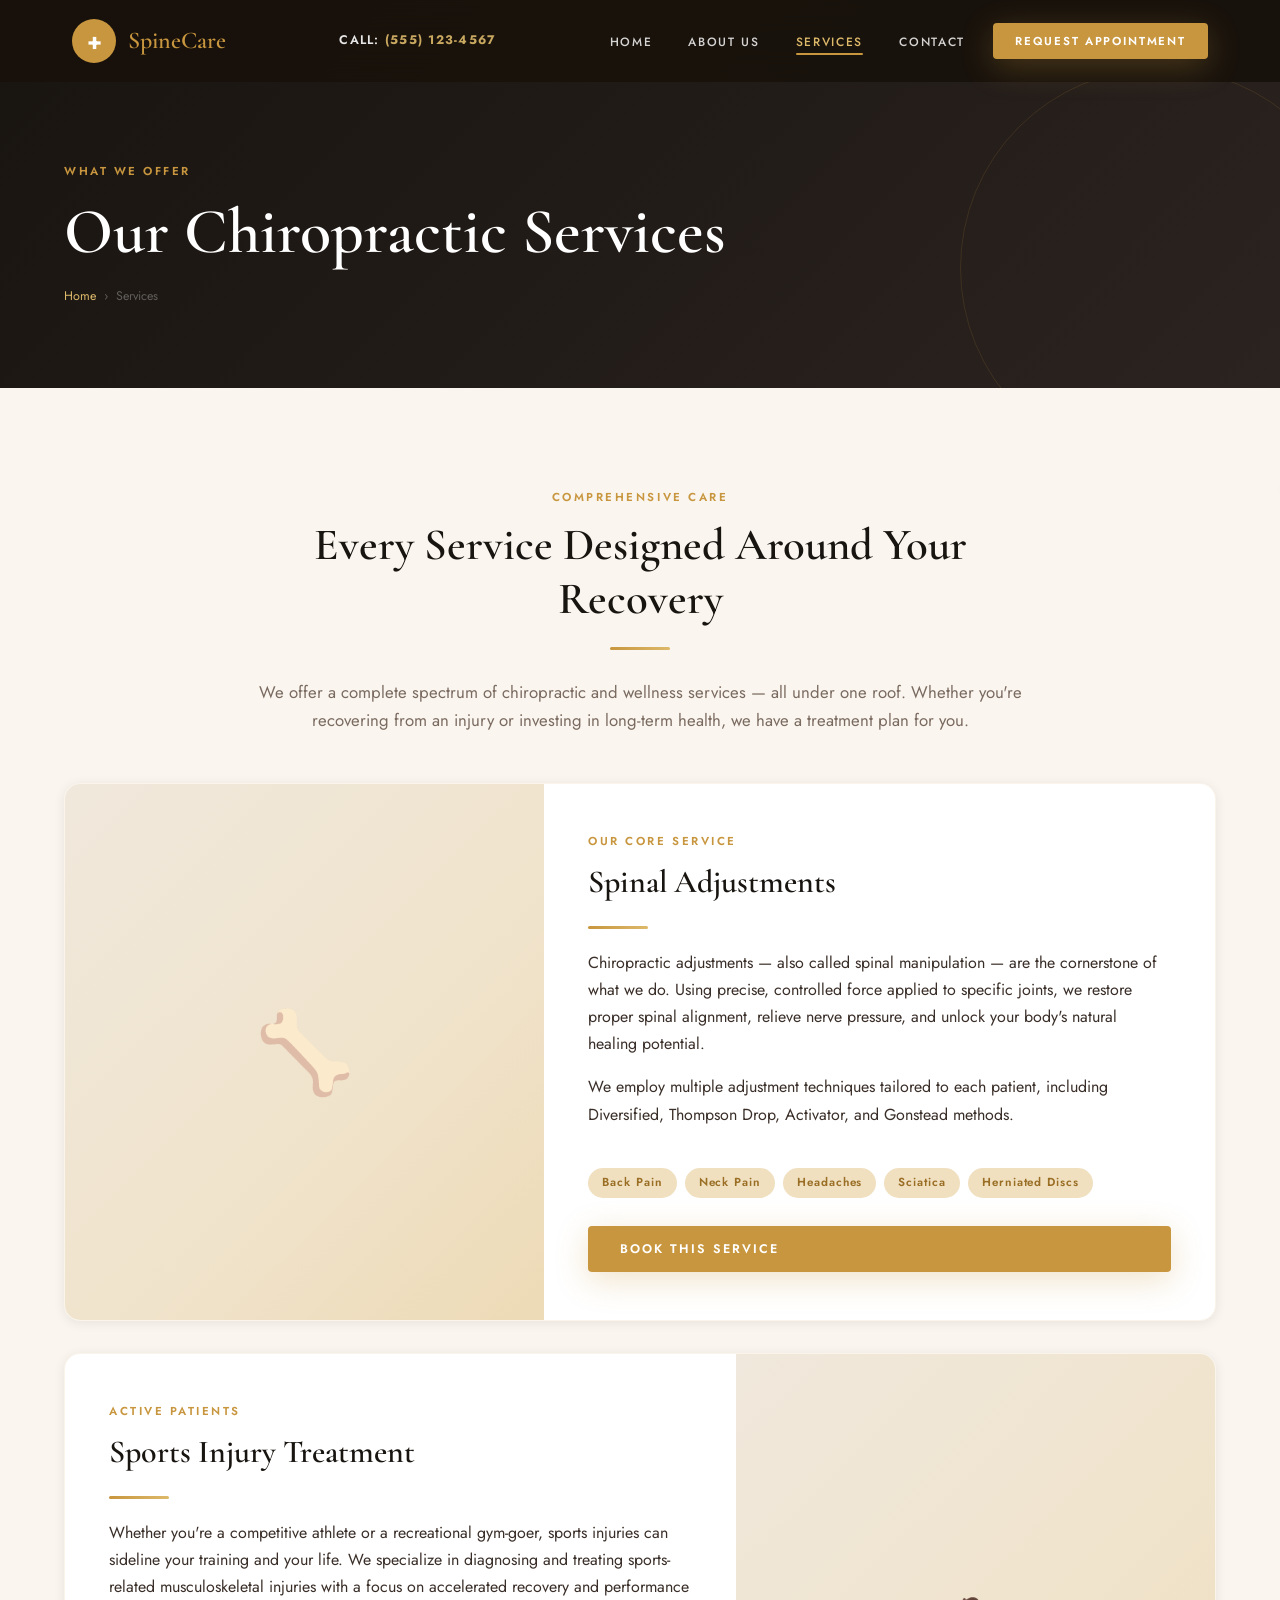
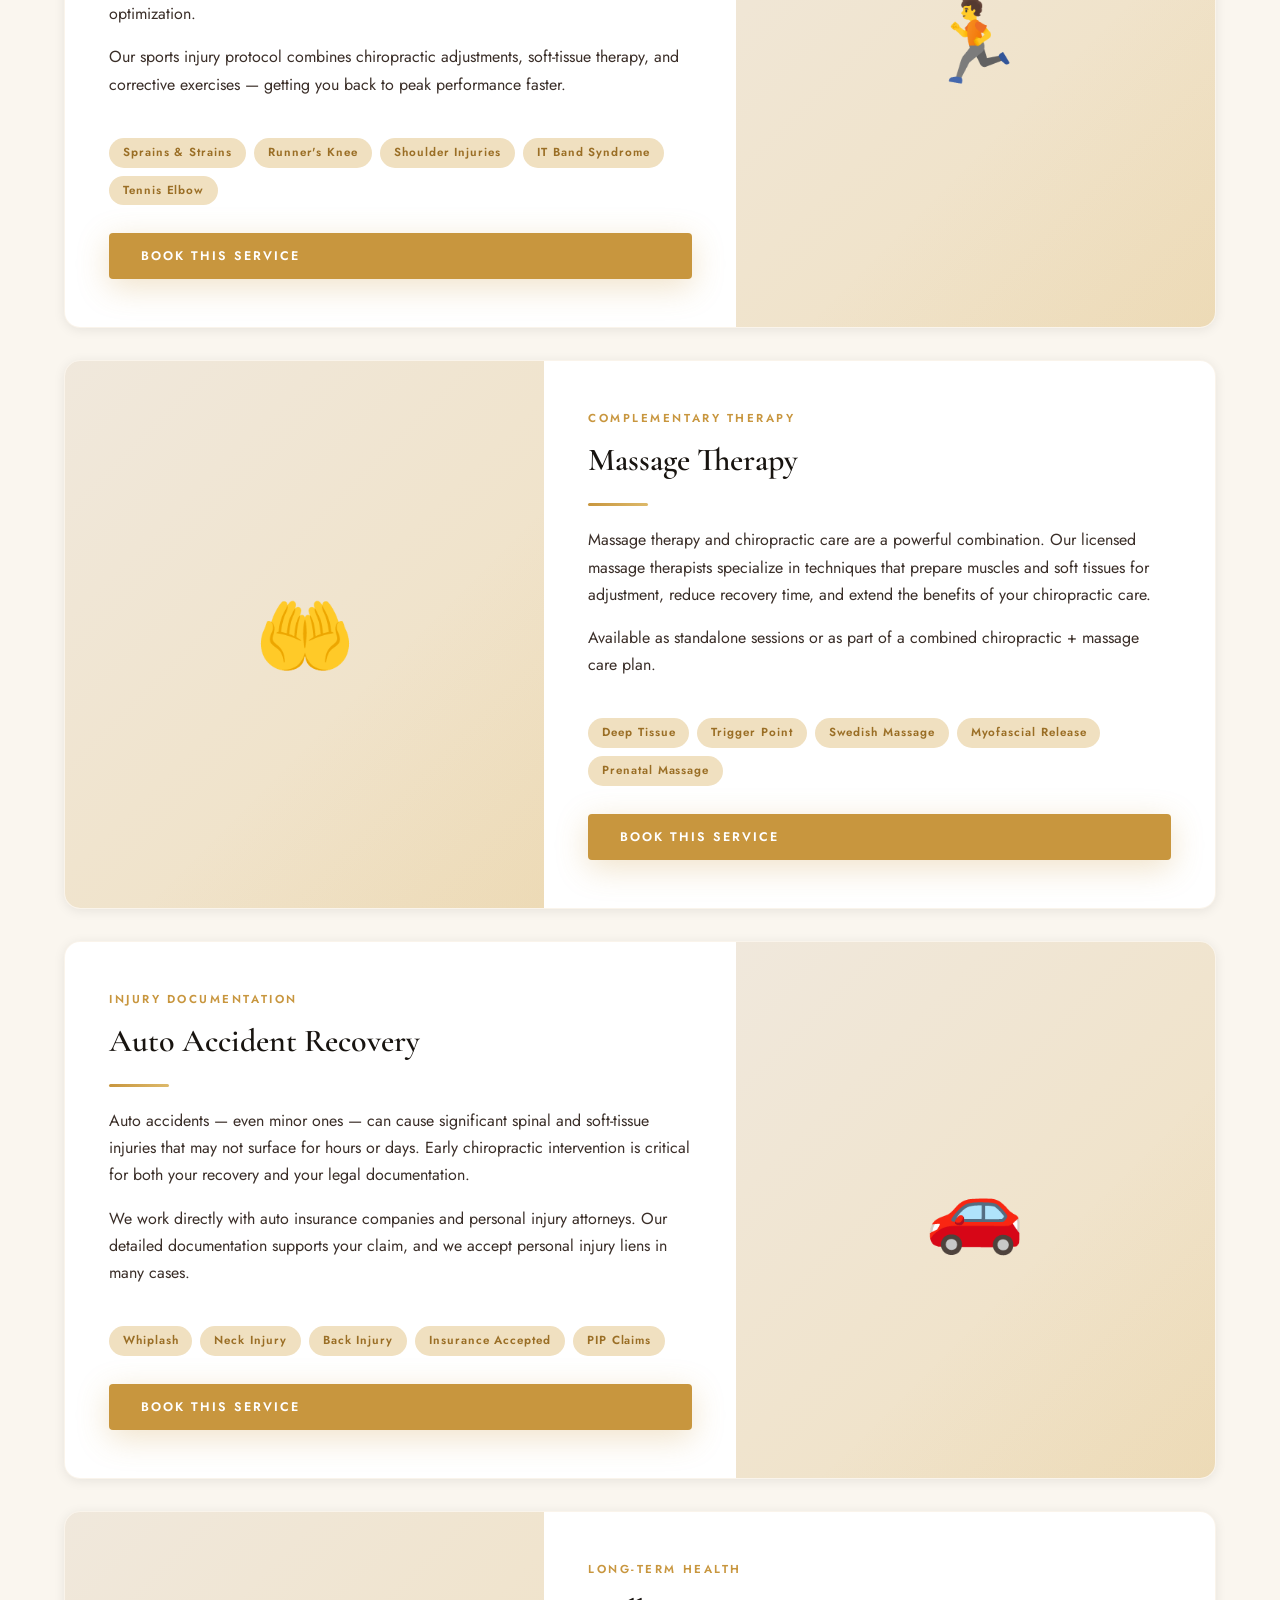
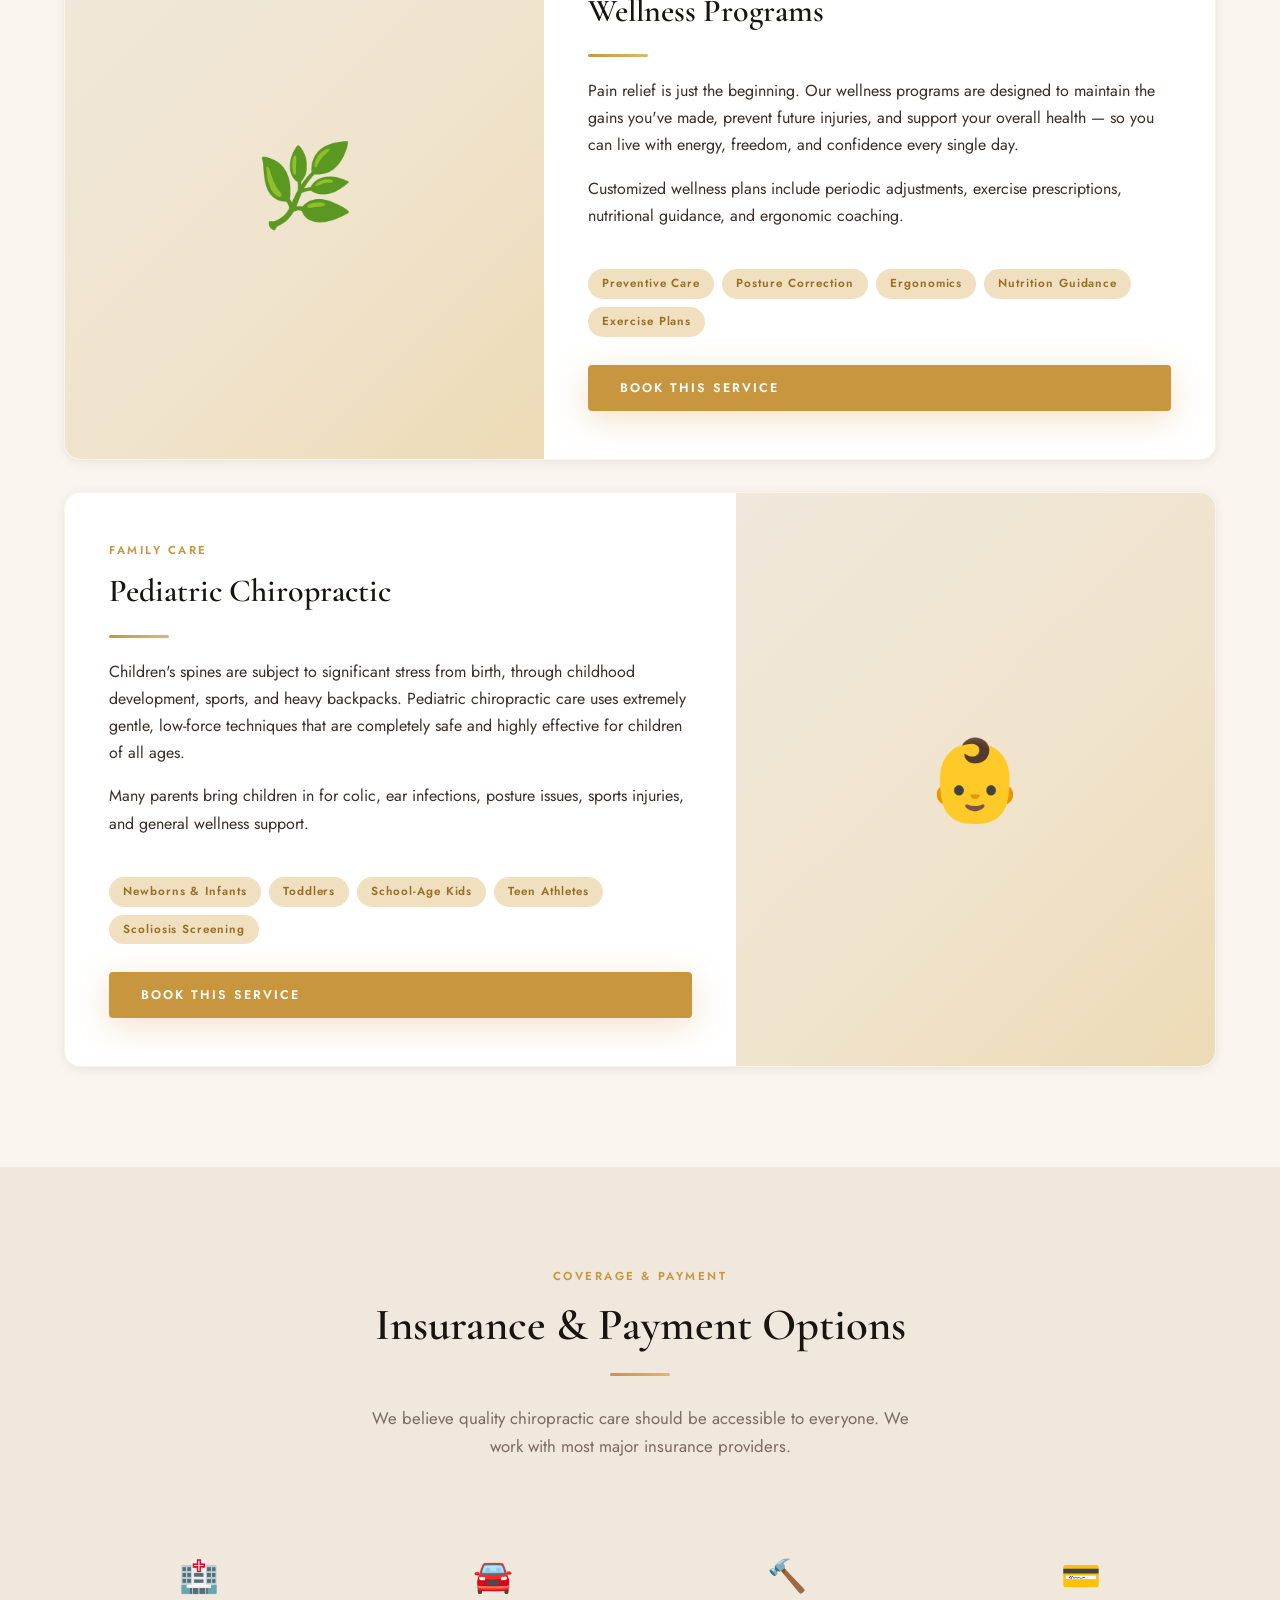
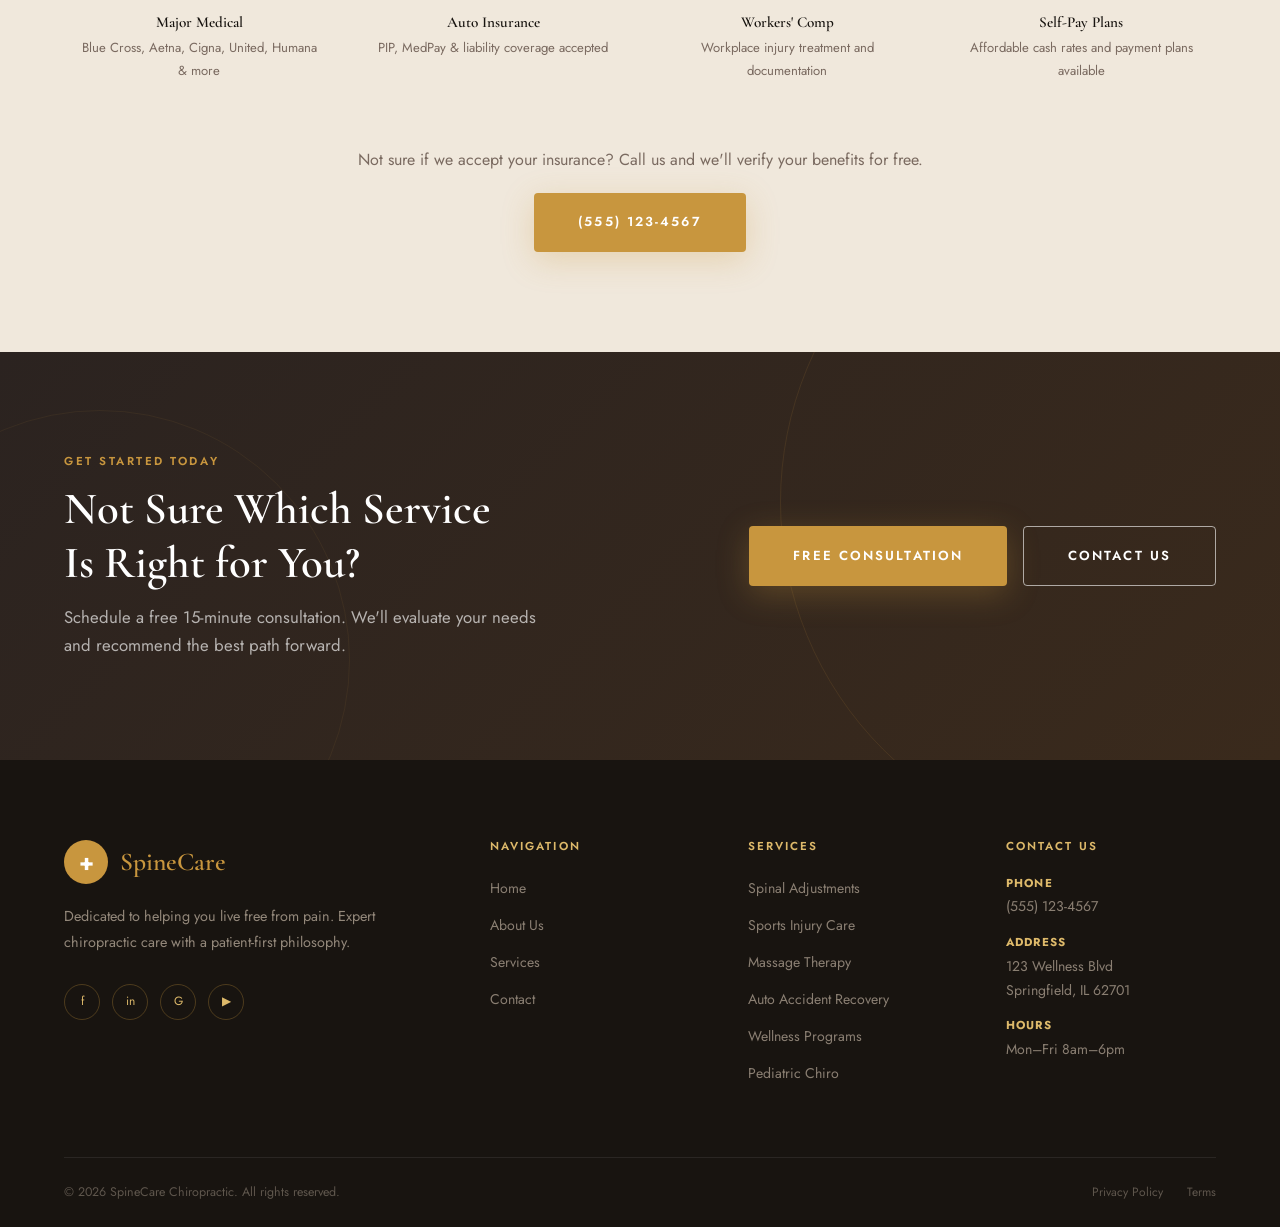
<file: services.html>
<!DOCTYPE html>
<html lang="en">
<head>
  <meta charset="UTF-8">
  <meta name="viewport" content="width=device-width, initial-scale=1.0">
  <title>Services — SpineCare Chiropractic</title>
  <meta name="description" content="Full range of chiropractic services including spinal adjustments, sports injury, massage therapy, auto accident recovery and wellness programs.">
  <link rel="preconnect" href="https://fonts.googleapis.com">
  <link href="https://fonts.googleapis.com/css2?family=Cormorant+Garamond:ital,wght@0,300;0,400;0,600;0,700;1,300;1,400&family=Jost:wght@300;400;500;600&display=swap" rel="stylesheet">
  <link rel="stylesheet" href="css/style.css">
  <style>
    .service-detail {
      background: var(--white);
      border-radius: var(--radius-lg);
      overflow: hidden;
      box-shadow: var(--shadow-sm);
      border: 1px solid rgba(200,150,62,0.1);
      display: grid;
      grid-template-columns: 1fr 1.4fr;
    }
    .service-detail:nth-child(even) { direction: rtl; }
    .service-detail:nth-child(even) > * { direction: ltr; }
    .service-detail-visual {
      min-height: 340px;
      display: flex;
      align-items: center;
      justify-content: center;
      font-size: 5rem;
      background: linear-gradient(135deg, var(--cream-dark), var(--gold-pale));
      position: relative;
      overflow: hidden;
    }
    .service-detail-visual::after {
      content: '';
      position: absolute;
      inset: 0;
      background: linear-gradient(135deg, transparent 60%, rgba(200,150,62,0.08));
    }
    .service-detail-body {
      padding: 48px 44px;
      display: flex;
      flex-direction: column;
      justify-content: center;
    }
    .service-detail-body h2 {
      font-size: clamp(1.6rem, 2.5vw, 2.2rem);
      margin-bottom: 12px;
    }
    .service-detail-body .gold-line { margin: 12px 0 20px; }
    .service-tags {
      display: flex;
      flex-wrap: wrap;
      gap: 8px;
      margin-top: 24px;
    }
    .service-tag {
      background: var(--gold-pale);
      color: var(--gold-dark);
      padding: 5px 14px;
      border-radius: var(--radius-pill);
      font-size: 0.73rem;
      font-weight: 600;
      letter-spacing: 0.08em;
    }
    @media(max-width:768px){
      .service-detail { grid-template-columns: 1fr; }
      .service-detail:nth-child(even) { direction: ltr; }
      .service-detail-visual { min-height: 200px; }
      .service-detail-body { padding: 32px 24px; }
    }
  </style>
</head>
<body>

<!-- HEADER -->
<header class="site-header page-header" id="siteHeader">
  <div class="header-inner">
    <a href="index.html" class="site-logo">
      <div class="logo-icon"></div>
      <span class="logo-text"><span data-field="practiceName">SpineCare</span></span>
    </a>
    <div class="header-contact">
      <span class="header-phone">CALL: <strong><a data-field="phone" href="tel:5551234567">(555) 123-4567</a></strong></span>
    </div>
    <nav class="main-nav">
      <ul class="nav-links">
        <li><a href="index.html">Home</a></li>
        <li><a href="about.html">About Us</a></li>
        <li><a href="services.html" class="active">Services</a></li>
        <li><a href="contact.html">Contact</a></li>
      </ul>
      <button class="btn btn--primary btn--sm" style="margin-left:28px;" data-open-modal="appointment">Request Appointment</button>
    </nav>
    <button class="nav-toggle" aria-label="Open menu"><span></span><span></span><span></span></button>
  </div>
</header>
<nav class="mobile-menu" id="mobileMenu">
  <a href="index.html">Home</a>
  <a href="about.html">About Us</a>
  <a href="services.html">Services</a>
  <a href="contact.html">Contact</a>
  <button class="btn btn--primary" data-open-modal="appointment" style="margin-top:24px;align-self:flex-start;">Request Appointment</button>
</nav>

<!-- PAGE HERO -->
<section class="page-hero">
  <div class="container">
    <div class="page-hero-content">
      <span class="eyebrow">What We Offer</span>
      <h1>Our Chiropractic Services</h1>
      <nav class="breadcrumb" aria-label="Breadcrumb">
        <a href="index.html">Home</a><span>›</span><span>Services</span>
      </nav>
    </div>
  </div>
</section>


<!-- INTRO -->
<section class="section" style="padding-bottom:48px;">
  <div class="container container--narrow text-center reveal">
    <span class="eyebrow">Comprehensive Care</span>
    <h2>Every Service Designed Around Your Recovery</h2>
    <div class="gold-line centered"></div>
    <p style="color:var(--text-muted);font-size:1.05rem;">We offer a complete spectrum of chiropractic and wellness services — all under one roof. Whether you're recovering from an injury or investing in long-term health, we have a treatment plan for you.</p>
  </div>
</section>


<!-- SERVICE DETAILS -->
<section class="section" style="padding-top:0;">
  <div class="container" style="display:flex;flex-direction:column;gap:32px;">

    <!-- 1: Spinal Adjustments -->
    <div class="service-detail reveal" id="spinal">
      <div class="service-detail-visual">🦴</div>
      <div class="service-detail-body">
        <span class="eyebrow">Our Core Service</span>
        <h2>Spinal Adjustments</h2>
        <div class="gold-line"></div>
        <p>Chiropractic adjustments — also called spinal manipulation — are the cornerstone of what we do. Using precise, controlled force applied to specific joints, we restore proper spinal alignment, relieve nerve pressure, and unlock your body's natural healing potential.</p>
        <p>We employ multiple adjustment techniques tailored to each patient, including Diversified, Thompson Drop, Activator, and Gonstead methods.</p>
        <div class="service-tags">
          <span class="service-tag">Back Pain</span>
          <span class="service-tag">Neck Pain</span>
          <span class="service-tag">Headaches</span>
          <span class="service-tag">Sciatica</span>
          <span class="service-tag">Herniated Discs</span>
        </div>
        <button class="btn btn--primary" style="margin-top:28px;" data-open-modal="appointment">Book This Service</button>
      </div>
    </div>

    <!-- 2: Sports Injury -->
    <div class="service-detail reveal" id="sports">
      <div class="service-detail-visual">🏃</div>
      <div class="service-detail-body">
        <span class="eyebrow">Active Patients</span>
        <h2>Sports Injury Treatment</h2>
        <div class="gold-line"></div>
        <p>Whether you're a competitive athlete or a recreational gym-goer, sports injuries can sideline your training and your life. We specialize in diagnosing and treating sports-related musculoskeletal injuries with a focus on accelerated recovery and performance optimization.</p>
        <p>Our sports injury protocol combines chiropractic adjustments, soft-tissue therapy, and corrective exercises — getting you back to peak performance faster.</p>
        <div class="service-tags">
          <span class="service-tag">Sprains & Strains</span>
          <span class="service-tag">Runner's Knee</span>
          <span class="service-tag">Shoulder Injuries</span>
          <span class="service-tag">IT Band Syndrome</span>
          <span class="service-tag">Tennis Elbow</span>
        </div>
        <button class="btn btn--primary" style="margin-top:28px;" data-open-modal="appointment">Book This Service</button>
      </div>
    </div>

    <!-- 3: Massage Therapy -->
    <div class="service-detail reveal" id="massage">
      <div class="service-detail-visual">🤲</div>
      <div class="service-detail-body">
        <span class="eyebrow">Complementary Therapy</span>
        <h2>Massage Therapy</h2>
        <div class="gold-line"></div>
        <p>Massage therapy and chiropractic care are a powerful combination. Our licensed massage therapists specialize in techniques that prepare muscles and soft tissues for adjustment, reduce recovery time, and extend the benefits of your chiropractic care.</p>
        <p>Available as standalone sessions or as part of a combined chiropractic + massage care plan.</p>
        <div class="service-tags">
          <span class="service-tag">Deep Tissue</span>
          <span class="service-tag">Trigger Point</span>
          <span class="service-tag">Swedish Massage</span>
          <span class="service-tag">Myofascial Release</span>
          <span class="service-tag">Prenatal Massage</span>
        </div>
        <button class="btn btn--primary" style="margin-top:28px;" data-open-modal="appointment">Book This Service</button>
      </div>
    </div>

    <!-- 4: Auto Accident -->
    <div class="service-detail reveal" id="auto">
      <div class="service-detail-visual">🚗</div>
      <div class="service-detail-body">
        <span class="eyebrow">Injury Documentation</span>
        <h2>Auto Accident Recovery</h2>
        <div class="gold-line"></div>
        <p>Auto accidents — even minor ones — can cause significant spinal and soft-tissue injuries that may not surface for hours or days. Early chiropractic intervention is critical for both your recovery and your legal documentation.</p>
        <p>We work directly with auto insurance companies and personal injury attorneys. Our detailed documentation supports your claim, and we accept personal injury liens in many cases.</p>
        <div class="service-tags">
          <span class="service-tag">Whiplash</span>
          <span class="service-tag">Neck Injury</span>
          <span class="service-tag">Back Injury</span>
          <span class="service-tag">Insurance Accepted</span>
          <span class="service-tag">PIP Claims</span>
        </div>
        <button class="btn btn--primary" style="margin-top:28px;" data-open-modal="appointment">Book This Service</button>
      </div>
    </div>

    <!-- 5: Wellness -->
    <div class="service-detail reveal" id="wellness">
      <div class="service-detail-visual">🌿</div>
      <div class="service-detail-body">
        <span class="eyebrow">Long-Term Health</span>
        <h2>Wellness Programs</h2>
        <div class="gold-line"></div>
        <p>Pain relief is just the beginning. Our wellness programs are designed to maintain the gains you've made, prevent future injuries, and support your overall health — so you can live with energy, freedom, and confidence every single day.</p>
        <p>Customized wellness plans include periodic adjustments, exercise prescriptions, nutritional guidance, and ergonomic coaching.</p>
        <div class="service-tags">
          <span class="service-tag">Preventive Care</span>
          <span class="service-tag">Posture Correction</span>
          <span class="service-tag">Ergonomics</span>
          <span class="service-tag">Nutrition Guidance</span>
          <span class="service-tag">Exercise Plans</span>
        </div>
        <button class="btn btn--primary" style="margin-top:28px;" data-open-modal="appointment">Book This Service</button>
      </div>
    </div>

    <!-- 6: Pediatric -->
    <div class="service-detail reveal" id="pediatric">
      <div class="service-detail-visual">👶</div>
      <div class="service-detail-body">
        <span class="eyebrow">Family Care</span>
        <h2>Pediatric Chiropractic</h2>
        <div class="gold-line"></div>
        <p>Children's spines are subject to significant stress from birth, through childhood development, sports, and heavy backpacks. Pediatric chiropractic care uses extremely gentle, low-force techniques that are completely safe and highly effective for children of all ages.</p>
        <p>Many parents bring children in for colic, ear infections, posture issues, sports injuries, and general wellness support.</p>
        <div class="service-tags">
          <span class="service-tag">Newborns & Infants</span>
          <span class="service-tag">Toddlers</span>
          <span class="service-tag">School-Age Kids</span>
          <span class="service-tag">Teen Athletes</span>
          <span class="service-tag">Scoliosis Screening</span>
        </div>
        <button class="btn btn--primary" style="margin-top:28px;" data-open-modal="appointment">Book This Service</button>
      </div>
    </div>

  </div>
</section>


<!-- INSURANCE -->
<section class="section section--cream-dark">
  <div class="container">
    <div class="section-header centered reveal">
      <span class="eyebrow">Coverage & Payment</span>
      <h2>Insurance &amp; Payment Options</h2>
      <div class="gold-line centered"></div>
      <p>We believe quality chiropractic care should be accessible to everyone. We work with most major insurance providers.</p>
    </div>

    <div class="grid-4 reveal">
      <div style="text-align:center;padding:24px 16px;">
        <div style="font-size:2rem;margin-bottom:10px;">🏥</div>
        <h4 style="font-size:0.95rem;margin-bottom:6px;">Major Medical</h4>
        <p style="font-size:0.82rem;color:var(--text-muted);">Blue Cross, Aetna, Cigna, United, Humana & more</p>
      </div>
      <div style="text-align:center;padding:24px 16px;">
        <div style="font-size:2rem;margin-bottom:10px;">🚘</div>
        <h4 style="font-size:0.95rem;margin-bottom:6px;">Auto Insurance</h4>
        <p style="font-size:0.82rem;color:var(--text-muted);">PIP, MedPay & liability coverage accepted</p>
      </div>
      <div style="text-align:center;padding:24px 16px;">
        <div style="font-size:2rem;margin-bottom:10px;">🔨</div>
        <h4 style="font-size:0.95rem;margin-bottom:6px;">Workers' Comp</h4>
        <p style="font-size:0.82rem;color:var(--text-muted);">Workplace injury treatment and documentation</p>
      </div>
      <div style="text-align:center;padding:24px 16px;">
        <div style="font-size:2rem;margin-bottom:10px;">💳</div>
        <h4 style="font-size:0.95rem;margin-bottom:6px;">Self-Pay Plans</h4>
        <p style="font-size:0.82rem;color:var(--text-muted);">Affordable cash rates and payment plans available</p>
      </div>
    </div>

    <div style="text-align:center;margin-top:40px;" class="reveal">
      <p style="color:var(--text-muted);margin-bottom:20px;">Not sure if we accept your insurance? Call us and we'll verify your benefits for free.</p>
      <a class="btn btn--primary btn--lg" data-field="phone" href="tel:5551234567">(555) 123-4567</a>
    </div>
  </div>
</section>


<!-- CTA -->
<section class="section cta-banner">
  <div class="container">
    <div class="cta-banner-inner reveal">
      <div>
        <span class="eyebrow">Get Started Today</span>
        <h2>Not Sure Which Service<br>Is Right for You?</h2>
        <p>Schedule a free 15-minute consultation. We'll evaluate your needs and recommend the best path forward.</p>
      </div>
      <div class="cta-banner-actions">
        <button class="btn btn--primary btn--lg" data-open-modal="appointment">Free Consultation</button>
        <a href="contact.html" class="btn btn--outline-white btn--lg">Contact Us</a>
      </div>
    </div>
  </div>
</section>


<!-- FOOTER -->
<footer class="site-footer">
  <div class="container">
    <div class="footer-grid">
      <div class="footer-brand">
        <a href="index.html" class="site-logo"><div class="logo-icon"></div><span class="logo-text"><span data-field="practiceName">SpineCare</span></span></a>
        <p>Dedicated to helping you live free from pain. Expert chiropractic care with a patient-first philosophy.</p>
        <div class="social-links"><a href="#">f</a><a href="#">in</a><a href="#">G</a><a href="#">▶</a></div>
      </div>
      <div class="footer-col"><h4>Navigation</h4><ul><li><a href="index.html">Home</a></li><li><a href="about.html">About Us</a></li><li><a href="services.html">Services</a></li><li><a href="contact.html">Contact</a></li></ul></div>
      <div class="footer-col"><h4>Services</h4><ul><li><a href="#spinal">Spinal Adjustments</a></li><li><a href="#sports">Sports Injury Care</a></li><li><a href="#massage">Massage Therapy</a></li><li><a href="#auto">Auto Accident Recovery</a></li><li><a href="#wellness">Wellness Programs</a></li><li><a href="#pediatric">Pediatric Chiro</a></li></ul></div>
      <div class="footer-col">
        <h4>Contact Us</h4>
        <div class="footer-contact-item"><div><strong>Phone</strong><a data-field="phone" href="tel:5551234567">(555) 123-4567</a></div></div>
        <div class="footer-contact-item"><div><strong>Address</strong><span data-field="address">123 Wellness Blvd</span><br><span data-field="city">Springfield, IL 62701</span></div></div>
        <div class="footer-contact-item"><div><strong>Hours</strong><span data-field="hours">Mon–Fri 8am–6pm</span></div></div>
      </div>
    </div>
  </div>
  <div class="container"><div class="footer-bottom"><p>© <span id="footerYear"></span> <span data-field="practiceName">SpineCare Chiropractic</span>. All rights reserved.</p><div class="footer-links"><a href="#">Privacy Policy</a><a href="#">Terms</a></div></div></div>
</footer>

<!-- APPOINTMENT MODAL -->
<div id="modalOverlay" class="modal-overlay">
  <div class="modal" role="dialog" aria-modal="true">
    <div class="modal-header"><div class="modal-header-inner"><div><h3>Request an Appointment</h3><p>We'll confirm within 1 business day.</p></div><button data-close-modal class="modal-close">×</button></div></div>
    <div class="modal-body">
      <form id="appointmentForm" novalidate>
        <div class="form-row"><div class="form-group"><label>First Name</label><input type="text" placeholder="Jane" required /></div><div class="form-group"><label>Last Name</label><input type="text" placeholder="Smith" required /></div></div>
        <div class="form-row"><div class="form-group"><label>Phone</label><input type="tel" placeholder="(555) 000-0000" required /></div><div class="form-group"><label>Email</label><input type="email" placeholder="you@email.com" /></div></div>
        <div class="form-row">
          <div class="form-group"><label>Service</label><select><option value="">Select…</option><option>Spinal Adjustment</option><option>Sports Injury</option><option>Massage Therapy</option><option>Auto Accident</option><option>Wellness</option><option>Pediatric</option></select></div>
          <div class="form-group"><label>Preferred Date</label><input type="date" /></div>
        </div>
        <div class="form-group"><label>Notes</label><textarea rows="3" placeholder="Briefly describe your concern…"></textarea></div>
        <div class="form-submit"><button type="submit" class="btn btn--primary btn--lg" style="width:100%;justify-content:center;">Submit Request</button></div>
      </form>
    </div>
  </div>
</div>

<button id="resetSetup" title="Edit Settings" style="display:none;position:fixed;bottom:24px;right:24px;z-index:888;width:44px;height:44px;border-radius:50%;background:var(--charcoal);color:var(--gold-light);font-size:1.1rem;border:1px solid rgba(200,150,62,0.3);box-shadow:var(--shadow-md);align-items:center;justify-content:center;cursor:pointer;">⚙</button>

<script>document.getElementById('footerYear').textContent=new Date().getFullYear();</script>
<script src="js/main.js"></script>
</body>
</html>
</file>
<file: css/style.css>
/*
 * ChiroElite Pro – Main Stylesheet
 * Works as: WordPress Theme CSS (style.css) + Standalone HTML stylesheet
 *
 * WordPress Theme Info:
 * Theme Name: ChiroElite Pro
 * Theme URI: https://yoursite.com/chiroelite-pro
 * Description: Premium chiropractic clinic website template. Plug-and-play with first-run setup wizard.
 * Version: 1.0.0
 * Author: Your Name
 */

/* =============================================
   CSS CUSTOM PROPERTIES
   ============================================= */
:root {
  /* Brand Colors — override in setup wizard */
  --gold:         #C8963E;
  --gold-light:   #DDB96A;
  --gold-pale:    #F0E0C0;
  --gold-dark:    #9A6E25;
  --dark:         #181410;
  --charcoal:     #2B2320;
  --warm-gray:    #4A3F38;
  --cream:        #FAF6EF;
  --cream-dark:   #F0E8DC;
  --white:        #FFFFFF;
  --text-body:    #3A2E28;
  --text-muted:   #7A6A60;
  --text-light:   #C8B9A8;
  --overlay:      rgba(18,12,6,0.68);
  --overlay-light:rgba(18,12,6,0.45);

  /* Typography */
  --font-display: 'Cormorant Garamond', Georgia, serif;
  --font-body:    'Jost', 'Helvetica Neue', sans-serif;

  /* Spacing */
  --nav-h:        82px;
  --section-pad:  100px;
  --container:    1200px;

  /* Transitions */
  --ease:         cubic-bezier(0.4, 0, 0.2, 1);
  --t-fast:       0.2s var(--ease);
  --t-med:        0.4s var(--ease);
  --t-slow:       0.7s var(--ease);

  /* Borders */
  --radius-sm:    4px;
  --radius-md:    8px;
  --radius-lg:    16px;
  --radius-pill:  100px;

  /* Shadows */
  --shadow-sm:    0 2px 12px rgba(0,0,0,0.08);
  --shadow-md:    0 8px 32px rgba(0,0,0,0.14);
  --shadow-lg:    0 20px 60px rgba(0,0,0,0.2);
  --shadow-gold:  0 8px 32px rgba(200,150,62,0.28);
}

/* =============================================
   RESET & BASE
   ============================================= */
*, *::before, *::after { margin:0; padding:0; box-sizing:border-box; }
html { scroll-behavior:smooth; font-size:16px; }
body {
  font-family: var(--font-body);
  color: var(--text-body);
  background: var(--cream);
  line-height: 1.7;
  overflow-x: hidden;
}
img { max-width:100%; height:auto; display:block; }
a { color:inherit; text-decoration:none; }
ul, ol { list-style:none; }
button, input, textarea, select {
  font-family:inherit;
  font-size:inherit;
}
button { cursor:pointer; border:none; background:none; }

/* =============================================
   TYPOGRAPHY
   ============================================= */
h1,h2,h3,h4,h5,h6 {
  font-family: var(--font-display);
  font-weight: 600;
  line-height: 1.2;
  color: var(--dark);
}
h1 { font-size: clamp(2.4rem, 5vw, 4.2rem); }
h2 { font-size: clamp(2rem, 3.5vw, 3.2rem); }
h3 { font-size: clamp(1.4rem, 2.5vw, 2rem); }
h4 { font-size: 1.3rem; }
p  { margin-bottom: 1em; }
p:last-child { margin-bottom:0; }

.text-gold  { color: var(--gold); }
.text-muted { color: var(--text-muted); }
.text-center{ text-align:center; }
.text-white { color: var(--white); }

.eyebrow {
  font-family: var(--font-body);
  font-size: 0.72rem;
  font-weight: 600;
  letter-spacing: 0.22em;
  text-transform: uppercase;
  color: var(--gold);
  display: block;
  margin-bottom: 0.75rem;
}

/* =============================================
   LAYOUT UTILITIES
   ============================================= */
.container {
  max-width: var(--container);
  margin: 0 auto;
  padding: 0 24px;
}
.container--narrow { max-width:860px; }
.container--wide   { max-width:1400px; }

.section {
  padding: var(--section-pad) 0;
}
.section--dark {
  background: var(--charcoal);
  color: var(--cream);
}
.section--dark h1,
.section--dark h2,
.section--dark h3,
.section--dark h4 { color: var(--cream); }

.section--cream-dark { background: var(--cream-dark); }

.grid-2 { display:grid; grid-template-columns:1fr 1fr; gap:48px; align-items:center; }
.grid-3 { display:grid; grid-template-columns:repeat(3,1fr); gap:32px; }
.grid-4 { display:grid; grid-template-columns:repeat(4,1fr); gap:24px; }

/* =============================================
   BUTTONS
   ============================================= */
.btn {
  display: inline-flex;
  align-items: center;
  gap: 10px;
  padding: 14px 32px;
  font-family: var(--font-body);
  font-size: 0.78rem;
  font-weight: 600;
  letter-spacing: 0.16em;
  text-transform: uppercase;
  border-radius: var(--radius-sm);
  transition: var(--t-med);
  white-space: nowrap;
}
.btn--primary {
  background: var(--gold);
  color: var(--white);
  box-shadow: var(--shadow-gold);
}
.btn--primary:hover {
  background: var(--gold-dark);
  transform: translateY(-2px);
  box-shadow: 0 12px 40px rgba(200,150,62,0.4);
}
.btn--outline {
  background: transparent;
  color: var(--gold);
  border: 1.5px solid var(--gold);
}
.btn--outline:hover {
  background: var(--gold);
  color: var(--white);
  transform: translateY(-2px);
}
.btn--outline-white {
  background: transparent;
  color: var(--white);
  border: 1.5px solid rgba(255,255,255,0.6);
}
.btn--outline-white:hover {
  background: var(--white);
  color: var(--dark);
}
.btn--lg { padding:18px 44px; font-size:0.82rem; }
.btn--sm { padding:10px 22px; font-size:0.72rem; }

/* =============================================
   DECORATIVE ELEMENTS
   ============================================= */
.diagonal-rule {
  display: flex;
  gap: 3px;
  margin-bottom: 28px;
}
.diagonal-rule span {
  display: block;
  width: 3px;
  height: 28px;
  background: var(--gold);
  transform: skewX(-18deg);
  opacity: 0.7;
}
.diagonal-rule span:nth-child(odd)  { opacity:1; height:34px; }

.section-header {
  margin-bottom: 64px;
}
.section-header p {
  max-width:540px;
  color: var(--text-muted);
  font-size:1.05rem;
}
.section-header.centered {
  text-align:center;
}
.section-header.centered p {
  margin: 0 auto;
}

.gold-line {
  width: 60px;
  height: 3px;
  background: linear-gradient(90deg, var(--gold), var(--gold-light));
  margin: 20px 0 28px;
  border-radius: 2px;
}
.gold-line.centered { margin:20px auto 28px; }

/* =============================================
   HEADER / NAVIGATION
   ============================================= */
.site-header {
  position: fixed;
  top: 0; left: 0; right: 0;
  z-index: 1000;
  height: var(--nav-h);
  transition: var(--t-med);
}
.site-header.scrolled {
  background: rgba(24,18,12,0.96);
  backdrop-filter: blur(16px);
  -webkit-backdrop-filter: blur(16px);
  box-shadow: 0 2px 24px rgba(0,0,0,0.3);
}
.site-header.page-header {
  background: rgba(24,18,12,0.96);
  backdrop-filter: blur(16px);
  -webkit-backdrop-filter: blur(16px);
}

.header-inner {
  display: flex;
  align-items: center;
  justify-content: space-between;
  height: var(--nav-h);
  padding: 0 32px;
  max-width: var(--container);
  margin: 0 auto;
}

/* Logo */
.site-logo {
  display: flex;
  align-items: center;
  gap: 12px;
}
.logo-icon {
  width: 44px;
  height: 44px;
  background: var(--gold);
  border-radius: 50%;
  display: flex;
  align-items: center;
  justify-content: center;
  position: relative;
  flex-shrink:0;
}
.logo-icon::before {
  content: '+';
  font-size: 1.4rem;
  font-weight: 700;
  color: var(--white);
  line-height:1;
}
.logo-text {
  font-family: var(--font-display);
  font-size: 1.5rem;
  font-weight: 600;
  color: var(--white);
}
.logo-text span { color: var(--gold); }

/* Top bar (phone + cta) */
.header-contact {
  display: flex;
  align-items: center;
  gap: 32px;
}
.header-phone {
  font-size: 0.78rem;
  font-weight: 600;
  letter-spacing: 0.1em;
  color: var(--white);
  opacity: 0.9;
}
.header-phone strong { color: var(--gold-light); }

/* Main Nav */
.main-nav {
  display: flex;
  align-items: center;
}
.nav-links {
  display: flex;
  align-items: center;
  gap: 36px;
}
.nav-links a {
  font-size: 0.75rem;
  font-weight: 500;
  letter-spacing: 0.14em;
  text-transform: uppercase;
  color: rgba(255,255,255,0.82);
  position: relative;
  padding-bottom: 4px;
  transition: var(--t-fast);
}
.nav-links a::after {
  content:'';
  position:absolute;
  bottom:0; left:0;
  width:0; height:2px;
  background: var(--gold);
  transition: var(--t-med);
  border-radius:1px;
}
.nav-links a:hover,
.nav-links a.active {
  color: var(--gold-light);
}
.nav-links a:hover::after,
.nav-links a.active::after { width:100%; }

/* Mobile Menu Toggle */
.nav-toggle {
  display: none;
  flex-direction: column;
  gap: 5px;
  padding: 8px;
  cursor: pointer;
}
.nav-toggle span {
  display: block;
  width: 24px;
  height: 2px;
  background: var(--white);
  border-radius:1px;
  transition: var(--t-med);
}

/* =============================================
   HERO SECTION
   ============================================= */
.hero {
  position: relative;
  min-height: 100vh;
  display: flex;
  align-items: center;
  overflow: hidden;
}
.hero-bg {
  position: absolute;
  inset: 0;
  background-size: cover;
  background-position: center 30%;
  background-image: linear-gradient(135deg, #2B1E14 0%, #4A3520 50%, #1A1008 100%);
  /* In production: background-image: url('images/hero-bg.jpg'); */
}
.hero-bg::after {
  content:'';
  position:absolute;
  inset:0;
  background: var(--overlay);
}
/* Geometric accent */
.hero-bg::before {
  content:'';
  position:absolute;
  right:-100px; top:-100px;
  width:600px; height:600px;
  border:1px solid rgba(200,150,62,0.15);
  border-radius:50%;
  z-index:1;
}

.hero-content {
  position: relative;
  z-index: 2;
  padding: calc(var(--nav-h) + 60px) 0 80px;
  max-width: 680px;
}

.hero-diagonal {
  display: flex;
  gap: 4px;
  margin-bottom: 36px;
}
.hero-diagonal span {
  display: block;
  width: 4px;
  height: 40px;
  background: var(--gold);
  transform: skewX(-18deg);
}
.hero-diagonal span:nth-child(even) { opacity:0.5; height:30px; margin-top:5px; }

.hero h1 {
  color: var(--white);
  margin-bottom: 24px;
  font-style: italic;
  font-weight: 300;
}
.hero h1 strong {
  font-style: normal;
  font-weight: 700;
  display: block;
}
.hero-sub {
  font-size: 1.08rem;
  color: rgba(255,255,255,0.78);
  margin-bottom: 44px;
  max-width: 480px;
  line-height: 1.75;
}
.hero-actions {
  display: flex;
  gap: 16px;
  flex-wrap: wrap;
}

/* Scroll indicator */
.scroll-hint {
  position: absolute;
  bottom: 36px;
  left: 50%;
  transform: translateX(-50%);
  z-index: 2;
  display: flex;
  flex-direction: column;
  align-items: center;
  gap: 8px;
  color: rgba(255,255,255,0.5);
  font-size: 0.68rem;
  letter-spacing: 0.2em;
  text-transform: uppercase;
}
.scroll-mouse {
  width: 22px;
  height: 34px;
  border: 1.5px solid rgba(255,255,255,0.3);
  border-radius: 11px;
  position: relative;
}
.scroll-mouse::before {
  content:'';
  position:absolute;
  top:6px; left:50%;
  transform:translateX(-50%);
  width:3px; height:6px;
  background:var(--gold);
  border-radius:2px;
  animation: scrollDot 1.8s ease-in-out infinite;
}
@keyframes scrollDot {
  0%,100%{ opacity:1; top:6px; }
  50%     { opacity:0; top:16px; }
}

/* =============================================
   TRUST BAR
   ============================================= */
.trust-bar {
  background: var(--charcoal);
  padding: 24px 0;
  border-top: 1px solid rgba(200,150,62,0.2);
  border-bottom: 1px solid rgba(200,150,62,0.2);
}
.trust-bar-inner {
  display: flex;
  align-items: center;
  justify-content: space-around;
  flex-wrap: wrap;
  gap: 24px;
}
.trust-item {
  display: flex;
  align-items: center;
  gap: 12px;
  color: var(--text-light);
  font-size: 0.82rem;
  letter-spacing: 0.06em;
}
.trust-item strong {
  color: var(--gold-light);
  font-family: var(--font-display);
  font-size: 1.4rem;
  font-weight: 600;
}
.trust-divider {
  width: 1px;
  height: 36px;
  background: rgba(200,150,62,0.25);
}

/* =============================================
   SERVICES CARDS
   ============================================= */
.service-card {
  background: var(--white);
  border-radius: var(--radius-md);
  overflow: hidden;
  box-shadow: var(--shadow-sm);
  transition: var(--t-med);
  border: 1px solid rgba(200,150,62,0.1);
}
.service-card:hover {
  transform: translateY(-6px);
  box-shadow: var(--shadow-lg);
  border-color: var(--gold-light);
}
.service-card-icon {
  width: 60px;
  height: 60px;
  background: linear-gradient(135deg, var(--gold), var(--gold-light));
  border-radius: var(--radius-md);
  display: flex;
  align-items: center;
  justify-content: center;
  margin-bottom: 20px;
  font-size: 1.5rem;
}
.service-card-body {
  padding: 36px 32px 32px;
}
.service-card h3 {
  font-size: 1.3rem;
  margin-bottom: 12px;
}
.service-card p {
  color: var(--text-muted);
  font-size: 0.95rem;
  line-height: 1.75;
}
.service-card-link {
  display: inline-flex;
  align-items: center;
  gap: 6px;
  margin-top: 20px;
  font-size: 0.76rem;
  font-weight: 600;
  letter-spacing: 0.12em;
  text-transform: uppercase;
  color: var(--gold);
  transition: var(--t-fast);
}
.service-card-link:hover { gap:10px; }
.service-card-link::after { content:'→'; }

/* =============================================
   ABOUT / SPLIT SECTION
   ============================================= */
.split-image {
  position: relative;
  border-radius: var(--radius-lg);
  overflow: hidden;
  box-shadow: var(--shadow-lg);
  aspect-ratio: 4/5;
  background: linear-gradient(135deg, #3A2E20 0%, #5A4530 100%);
}
.split-image img {
  width:100%; height:100%;
  object-fit:cover;
}
.split-image-badge {
  position: absolute;
  bottom: 32px;
  left: 32px;
  background: var(--gold);
  color: var(--white);
  padding: 20px 24px;
  border-radius: var(--radius-md);
  box-shadow: var(--shadow-md);
}
.split-image-badge strong {
  display: block;
  font-family: var(--font-display);
  font-size: 2.4rem;
  font-weight: 700;
  line-height: 1;
}
.split-image-badge span {
  font-size: 0.72rem;
  letter-spacing: 0.14em;
  text-transform: uppercase;
  opacity: 0.9;
}

.split-content { padding: 20px 0; }
.split-content .gold-line { margin:16px 0 28px; }

.feature-list {
  margin: 32px 0;
  display: flex;
  flex-direction: column;
  gap: 16px;
}
.feature-item {
  display: flex;
  align-items: flex-start;
  gap: 16px;
}
.feature-check {
  width: 24px;
  height: 24px;
  background: var(--gold-pale);
  border-radius: 50%;
  display: flex;
  align-items: center;
  justify-content: center;
  flex-shrink: 0;
  margin-top: 2px;
  color: var(--gold-dark);
  font-size: 0.75rem;
  font-weight: 700;
}
.feature-item p {
  font-size: 0.95rem;
  color: var(--text-body);
  margin:0;
}

/* =============================================
   TESTIMONIALS
   ============================================= */
.testimonial-card {
  background: var(--white);
  border-radius: var(--radius-md);
  padding: 36px 32px;
  box-shadow: var(--shadow-sm);
  border: 1px solid rgba(200,150,62,0.12);
  position: relative;
}
.testimonial-card::before {
  content: '"';
  font-family: var(--font-display);
  font-size: 5rem;
  color: var(--gold-pale);
  line-height: 1;
  position: absolute;
  top: 16px;
  left: 28px;
}
.testimonial-text {
  font-family: var(--font-display);
  font-size: 1.1rem;
  font-style: italic;
  line-height: 1.75;
  color: var(--charcoal);
  margin-top: 32px;
  margin-bottom: 24px;
}
.testimonial-author {
  display: flex;
  align-items: center;
  gap: 14px;
}
.author-avatar {
  width: 48px;
  height: 48px;
  border-radius: 50%;
  background: linear-gradient(135deg, var(--gold-pale), var(--gold-light));
  display: flex;
  align-items: center;
  justify-content: center;
  font-family: var(--font-display);
  font-size: 1.2rem;
  font-weight: 600;
  color: var(--gold-dark);
  flex-shrink:0;
}
.author-name {
  font-weight: 600;
  font-size: 0.9rem;
  color: var(--dark);
}
.author-sub {
  font-size: 0.78rem;
  color: var(--text-muted);
}
.star-rating {
  color: var(--gold);
  font-size: 0.8rem;
  margin-bottom: 4px;
  letter-spacing: 2px;
}

/* =============================================
   CTA BANNER
   ============================================= */
.cta-banner {
  background: linear-gradient(135deg, var(--charcoal) 0%, #3A2A1C 100%);
  position: relative;
  overflow: hidden;
}
.cta-banner::before {
  content:'';
  position:absolute;
  right:-200px; top:-200px;
  width:700px; height:700px;
  border:1px solid rgba(200,150,62,0.12);
  border-radius:50%;
}
.cta-banner::after {
  content:'';
  position:absolute;
  left:-150px; bottom:-150px;
  width:500px; height:500px;
  border:1px solid rgba(200,150,62,0.08);
  border-radius:50%;
}
.cta-banner-inner {
  position:relative; z-index:1;
  display:flex;
  align-items:center;
  justify-content:space-between;
  gap:48px;
  flex-wrap:wrap;
}
.cta-banner h2 {
  color: var(--white);
  margin-bottom:12px;
}
.cta-banner p {
  color: rgba(255,255,255,0.65);
  font-size:1.05rem;
  margin:0;
  max-width:480px;
}
.cta-banner-actions {
  display:flex;
  gap:16px;
  flex-wrap:wrap;
  flex-shrink:0;
}

/* =============================================
   PAGE HERO (inner pages)
   ============================================= */
.page-hero {
  padding: calc(var(--nav-h) + 80px) 0 80px;
  background: linear-gradient(135deg, var(--dark) 0%, var(--charcoal) 100%);
  position: relative;
  overflow: hidden;
}
.page-hero::before {
  content:'';
  position:absolute;
  right:-80px; bottom:-80px;
  width:400px; height:400px;
  border:1px solid rgba(200,150,62,0.15);
  border-radius:50%;
}
.page-hero-content { position:relative; z-index:1; }
.page-hero h1 { color:var(--white); }
.page-hero .breadcrumb {
  display:flex;
  align-items:center;
  gap:8px;
  font-size:0.78rem;
  color:rgba(255,255,255,0.5);
  margin-top:16px;
}
.page-hero .breadcrumb a { color:var(--gold-light); }
.page-hero .breadcrumb span { color:rgba(255,255,255,0.3); }

/* =============================================
   TEAM CARDS
   ============================================= */
.team-card {
  background: var(--white);
  border-radius: var(--radius-md);
  overflow: hidden;
  box-shadow: var(--shadow-sm);
  transition: var(--t-med);
}
.team-card:hover { transform:translateY(-4px); box-shadow:var(--shadow-md); }
.team-card-photo {
  aspect-ratio: 1;
  background: linear-gradient(135deg, var(--cream-dark), var(--gold-pale));
  display:flex;
  align-items:center;
  justify-content:center;
  font-family:var(--font-display);
  font-size:3rem;
  color:var(--gold-dark);
  overflow:hidden;
}
.team-card-photo img { width:100%; height:100%; object-fit:cover; }
.team-card-body { padding:24px; }
.team-card h3 { font-size:1.15rem; margin-bottom:4px; }
.team-card-role {
  font-size:0.75rem;
  font-weight:600;
  letter-spacing:0.12em;
  text-transform:uppercase;
  color:var(--gold);
  margin-bottom:12px;
}
.team-card p { font-size:0.9rem; color:var(--text-muted); }

/* =============================================
   CONTACT FORM
   ============================================= */
.contact-form {
  background: var(--white);
  border-radius: var(--radius-lg);
  padding: 48px;
  box-shadow: var(--shadow-md);
}
.form-group {
  margin-bottom: 24px;
}
.form-row {
  display: grid;
  grid-template-columns: 1fr 1fr;
  gap: 24px;
}
label {
  display:block;
  font-size:0.75rem;
  font-weight:600;
  letter-spacing:0.1em;
  text-transform:uppercase;
  color:var(--warm-gray);
  margin-bottom:8px;
}
input[type=text],
input[type=email],
input[type=tel],
input[type=date],
select,
textarea {
  width:100%;
  padding:14px 18px;
  border:1.5px solid rgba(0,0,0,0.12);
  border-radius:var(--radius-sm);
  background:var(--cream);
  color:var(--text-body);
  font-size:0.95rem;
  transition:var(--t-fast);
  outline:none;
}
input:focus, select:focus, textarea:focus {
  border-color:var(--gold);
  background:var(--white);
  box-shadow:0 0 0 3px rgba(200,150,62,0.12);
}
textarea { min-height:140px; resize:vertical; }

.form-submit { margin-top:32px; }

/* =============================================
   FOOTER
   ============================================= */
.site-footer {
  background: var(--dark);
  color: var(--text-light);
  padding: 80px 0 0;
}
.footer-grid {
  display: grid;
  grid-template-columns: 1.8fr 1fr 1fr 1fr;
  gap: 48px;
  padding-bottom: 60px;
  border-bottom: 1px solid rgba(255,255,255,0.08);
}
.footer-brand .logo-text { font-size:1.6rem; }
.footer-brand p {
  margin:20px 0 28px;
  font-size:0.9rem;
  line-height:1.8;
  color:rgba(200,185,168,0.7);
}
.footer-col h4 {
  font-family:var(--font-body);
  font-size:0.72rem;
  font-weight:600;
  letter-spacing:0.18em;
  text-transform:uppercase;
  color:var(--gold-light);
  margin-bottom:20px;
}
.footer-col ul li {
  margin-bottom:10px;
}
.footer-col ul li a {
  font-size:0.88rem;
  color:rgba(200,185,168,0.65);
  transition:var(--t-fast);
}
.footer-col ul li a:hover { color:var(--gold-light); padding-left:4px; }

.footer-contact-item {
  display:flex;
  gap:12px;
  margin-bottom:14px;
  font-size:0.88rem;
  color:rgba(200,185,168,0.65);
}
.footer-contact-item strong { color:var(--gold-light); font-size:0.72rem; letter-spacing:0.1em; text-transform:uppercase; display:block; margin-bottom:2px; }

.footer-bottom {
  padding: 24px 0;
  display:flex;
  align-items:center;
  justify-content:space-between;
  flex-wrap:wrap;
  gap:12px;
}
.footer-bottom p {
  font-size:0.78rem;
  color:rgba(200,185,168,0.4);
  margin:0;
}
.footer-links {
  display:flex;
  gap:24px;
}
.footer-links a {
  font-size:0.75rem;
  color:rgba(200,185,168,0.4);
  transition:var(--t-fast);
}
.footer-links a:hover { color:var(--gold-light); }

/* Social icons */
.social-links {
  display:flex;
  gap:12px;
  margin-top:4px;
}
.social-links a {
  width:36px; height:36px;
  border:1px solid rgba(200,150,62,0.3);
  border-radius:50%;
  display:flex;
  align-items:center;
  justify-content:center;
  font-size:0.75rem;
  color:var(--gold-light);
  transition:var(--t-fast);
}
.social-links a:hover {
  background:var(--gold);
  border-color:var(--gold);
  color:var(--white);
}

/* =============================================
   APPOINTMENT MODAL
   ============================================= */
.modal-overlay {
  position:fixed;
  inset:0;
  background:rgba(0,0,0,0.75);
  backdrop-filter:blur(4px);
  z-index:2000;
  display:flex;
  align-items:center;
  justify-content:center;
  padding:24px;
  opacity:0;
  pointer-events:none;
  transition:var(--t-med);
}
.modal-overlay.open {
  opacity:1;
  pointer-events:all;
}
.modal {
  background:var(--white);
  border-radius:var(--radius-lg);
  width:100%;
  max-width:580px;
  max-height:90vh;
  overflow-y:auto;
  box-shadow:0 40px 100px rgba(0,0,0,0.4);
  transform:translateY(20px) scale(0.97);
  transition:var(--t-med);
}
.modal-overlay.open .modal {
  transform:translateY(0) scale(1);
}
.modal-header {
  background:linear-gradient(135deg, var(--dark), var(--charcoal));
  padding:32px 40px;
  border-radius:var(--radius-lg) var(--radius-lg) 0 0;
}
.modal-header h3 { color:var(--white); }
.modal-header p  { color:rgba(255,255,255,0.6); font-size:0.9rem; margin-top:6px; margin-bottom:0; }
.modal-body { padding:40px; }
.modal-close {
  position:absolute;
  /* positioned relative to modal header */
  float:right;
  cursor:pointer;
  color:rgba(255,255,255,0.5);
  font-size:1.4rem;
  transition:var(--t-fast);
}
.modal-header-inner {
  display:flex;
  align-items:flex-start;
  justify-content:space-between;
}
.modal-close:hover { color:var(--white); }

/* =============================================
   SETUP WIZARD
   ============================================= */
.setup-overlay {
  position:fixed;
  inset:0;
  background: linear-gradient(135deg, var(--dark) 0%, #2B1E12 50%, var(--charcoal) 100%);
  z-index:9999;
  display:flex;
  align-items:center;
  justify-content:center;
  padding:24px;
  transition: opacity 0.6s ease;
}
.setup-overlay.hidden {
  opacity:0;
  pointer-events:none;
}
.setup-overlay.removing {
  animation: setupFadeOut 0.8s ease forwards;
}
@keyframes setupFadeOut {
  to { opacity:0; transform:scale(1.05); }
}

.setup-card {
  background:var(--white);
  border-radius:var(--radius-lg);
  width:100%;
  max-width:680px;
  max-height:92vh;
  overflow-y:auto;
  box-shadow:0 60px 120px rgba(0,0,0,0.6);
  scrollbar-width:thin;
}
.setup-header {
  background:linear-gradient(135deg, var(--charcoal), #3A2B1C);
  padding:40px 48px 32px;
  border-radius:var(--radius-lg) var(--radius-lg) 0 0;
  position:relative;
  overflow:hidden;
}
.setup-header::before {
  content:'';
  position:absolute;
  right:-100px; top:-100px;
  width:300px; height:300px;
  border:1px solid rgba(200,150,62,0.2);
  border-radius:50%;
}
.setup-header h2 { color:var(--white); position:relative; z-index:1; }
.setup-header p  { color:rgba(255,255,255,0.6); font-size:0.9rem; margin:8px 0 0; position:relative; z-index:1; }

.setup-steps {
  display:flex;
  gap:4px;
  padding:24px 48px 0;
  background:var(--cream-dark);
}
.setup-step-indicator {
  flex:1;
  height:4px;
  background:rgba(0,0,0,0.12);
  border-radius:2px;
  transition:var(--t-med);
}
.setup-step-indicator.active { background:var(--gold); }
.setup-step-indicator.done   { background:var(--gold-dark); }

.setup-body {
  padding: 36px 48px 48px;
  background: var(--cream-dark);
  border-radius: 0 0 var(--radius-lg) var(--radius-lg);
}
.setup-step { display:none; }
.setup-step.active { display:block; }

.setup-step h3 {
  font-size:1.4rem;
  margin-bottom:6px;
  color:var(--dark);
}
.setup-step .step-sub {
  font-size:0.88rem;
  color:var(--text-muted);
  margin-bottom:28px;
}
.setup-footer {
  display:flex;
  align-items:center;
  justify-content:space-between;
  margin-top:32px;
  padding-top:24px;
  border-top:1px solid rgba(0,0,0,0.08);
}
.setup-footer .step-count {
  font-size:0.78rem;
  color:var(--text-muted);
}

/* Color picker swatches */
.color-swatches {
  display:flex;
  gap:12px;
  flex-wrap:wrap;
  margin-top:8px;
}
.swatch {
  width:40px; height:40px;
  border-radius:50%;
  cursor:pointer;
  border:3px solid transparent;
  transition:var(--t-fast);
  box-shadow:var(--shadow-sm);
}
.swatch.selected { border-color:var(--dark); transform:scale(1.15); }
.swatch-custom {
  display:flex;
  align-items:center;
  gap:10px;
  margin-top:12px;
  font-size:0.82rem;
  color:var(--text-muted);
}
.swatch-custom input[type=color] {
  width:40px; height:40px;
  padding:0;
  border:none;
  border-radius:50%;
  cursor:pointer;
  background:none;
}

/* =============================================
   SCROLL ANIMATIONS
   ============================================= */
.reveal {
  opacity:0;
  transform:translateY(28px);
  transition:opacity 0.7s var(--ease), transform 0.7s var(--ease);
}
.reveal.visible {
  opacity:1;
  transform:translateY(0);
}
.reveal-delay-1 { transition-delay:0.1s; }
.reveal-delay-2 { transition-delay:0.2s; }
.reveal-delay-3 { transition-delay:0.3s; }
.reveal-delay-4 { transition-delay:0.4s; }

/* =============================================
   RESPONSIVE
   ============================================= */
@media(max-width:1024px){
  :root{ --section-pad:72px; }
  .grid-4 { grid-template-columns:repeat(2,1fr); }
  .footer-grid { grid-template-columns:1fr 1fr; }
}

@media(max-width:768px){
  :root{ --section-pad:56px; }
  .grid-2, .grid-3, .grid-4 { grid-template-columns:1fr; gap:28px; }
  .form-row { grid-template-columns:1fr; }
  .nav-links, .header-contact { display:none; }
  .nav-toggle { display:flex; }
  .hero-content { max-width:100%; }
  .hero-actions { flex-direction:column; }
  .footer-grid { grid-template-columns:1fr; }
  .setup-card { border-radius:var(--radius-md); }
  .setup-header, .setup-body { padding-left:24px; padding-right:24px; }
  .setup-steps { padding-left:24px; padding-right:24px; }
  .contact-form { padding:28px 24px; }
  .trust-bar-inner .trust-divider { display:none; }
  .cta-banner-inner { text-align:center; justify-content:center; }
}

@media(max-width:480px){
  .btn--lg { padding:15px 28px; }
}

/* =============================================
   MOBILE MENU (open state)
   ============================================= */
.mobile-menu {
  position:fixed;
  inset:0;
  top:var(--nav-h);
  background:rgba(24,18,12,0.98);
  backdrop-filter:blur(16px);
  z-index:999;
  padding:40px 32px;
  display:flex;
  flex-direction:column;
  gap:4px;
  transform:translateX(100%);
  transition:var(--t-med);
}
.mobile-menu.open { transform:translateX(0); }
.mobile-menu a {
  font-family:var(--font-display);
  font-size:1.8rem;
  color:var(--white);
  padding:12px 0;
  border-bottom:1px solid rgba(255,255,255,0.08);
  transition:var(--t-fast);
}
.mobile-menu a:hover { color:var(--gold-light); padding-left:8px; }
.mobile-menu .btn { margin-top:24px; align-self:flex-start; }

/* Admin Panel */
.admin-field { margin-bottom:16px; }
.admin-field label { display:block; font-size:12px; font-weight:600; color:#888; text-transform:uppercase; letter-spacing:0.06em; margin-bottom:6px; }
.admin-field input, .admin-field textarea { width:100%; padding:10px 14px; border:1px solid rgba(255,255,255,0.1); border-radius:8px; background:rgba(255,255,255,0.06); color:#e2e8f0; font-size:14px; outline:none; box-sizing:border-box; }
.admin-field input:focus, .admin-field textarea:focus { border-color:var(--gold); }
.admin-field textarea { resize:vertical; }
.admin-tab.active { background:var(--gold) !important; color:#fff !important; border-color:var(--gold) !important; }
</file>
